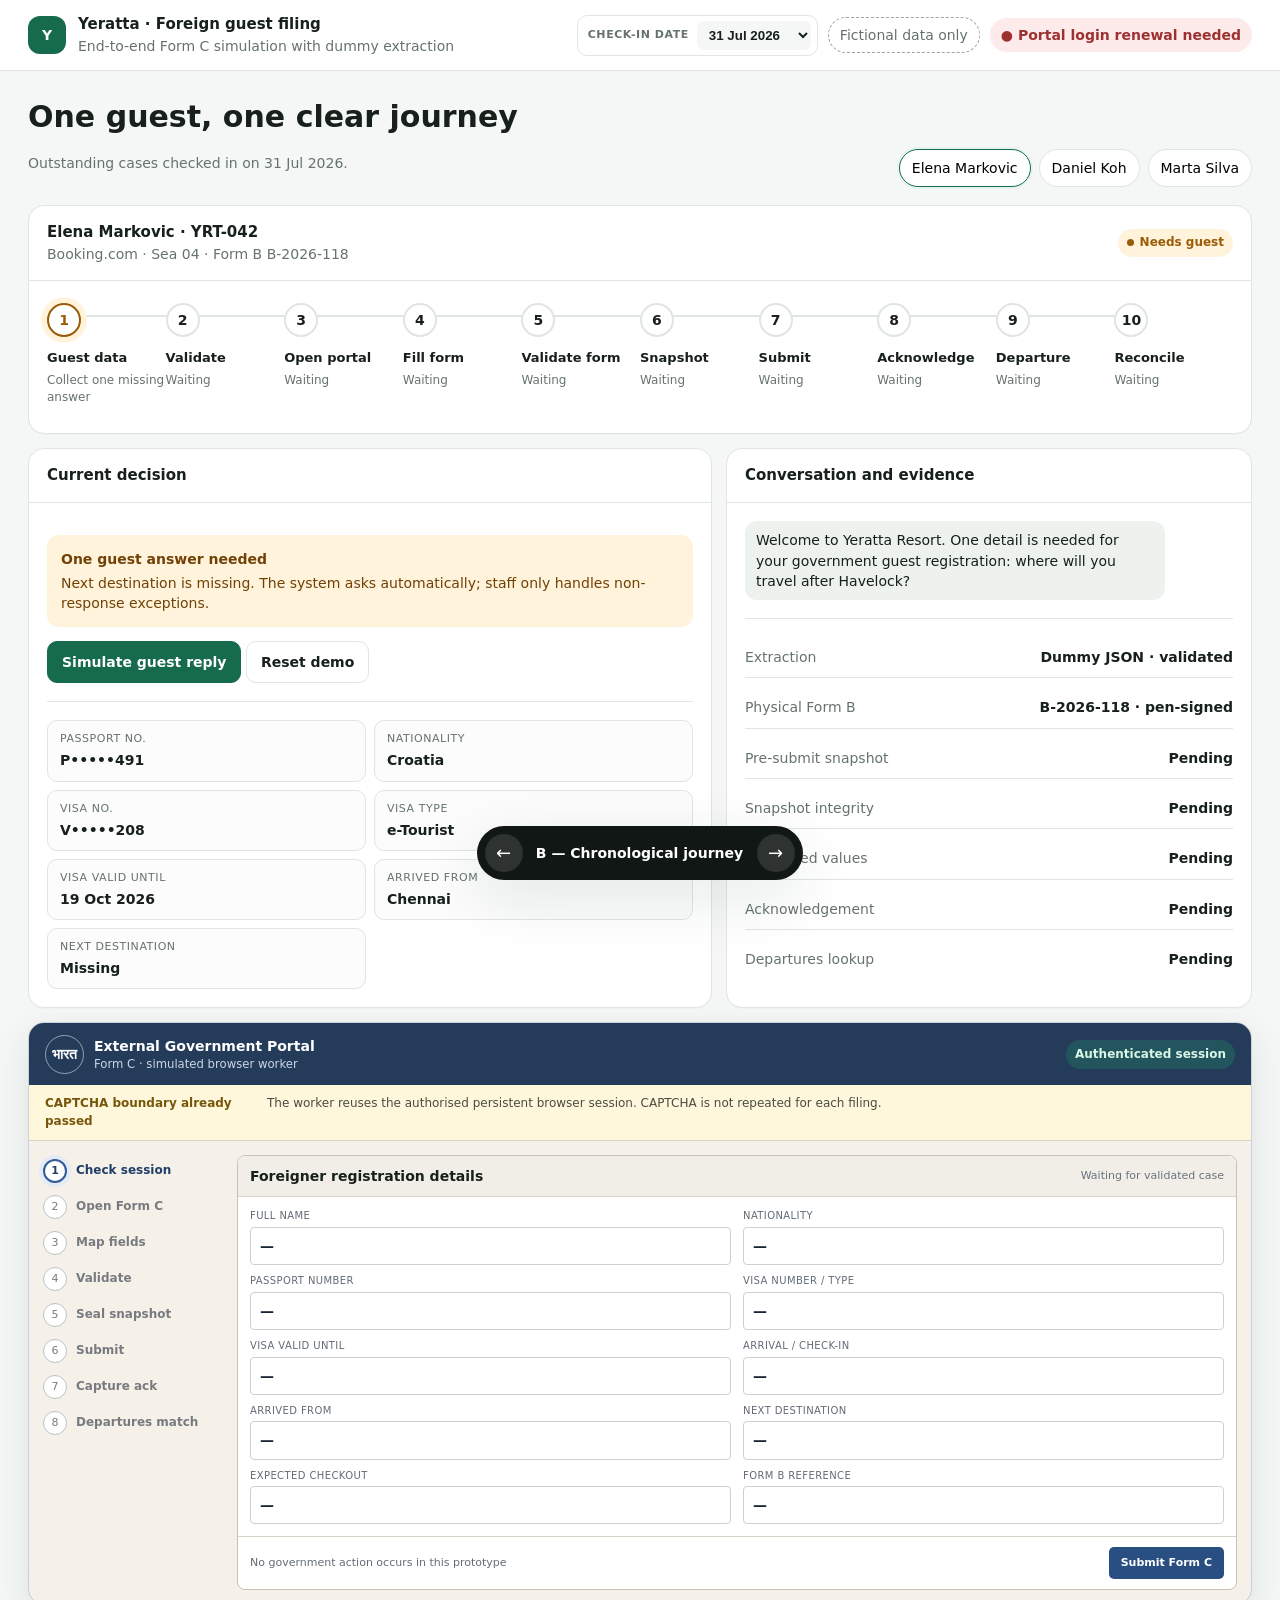
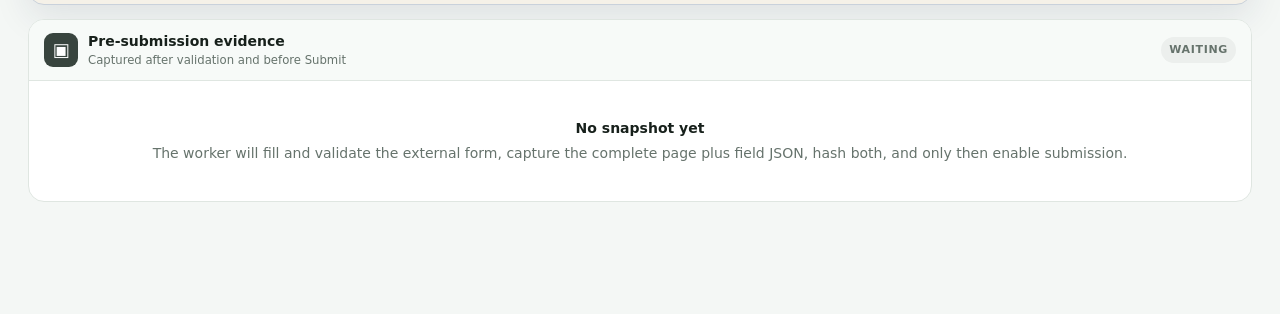
<file: prototypes/minimal-filing-experience/index.html>
<!doctype html>
<html lang="en">
<head>
  <meta charset="utf-8">
  <meta name="viewport" content="width=device-width, initial-scale=1">
  <title>Yeratta Form C — usability prototype</title>
  <link rel="stylesheet" href="styles.css">
</head>
<body>
  <div id="app"></div>
  <script src="app.js"></script>
</body>
</html>
</file>
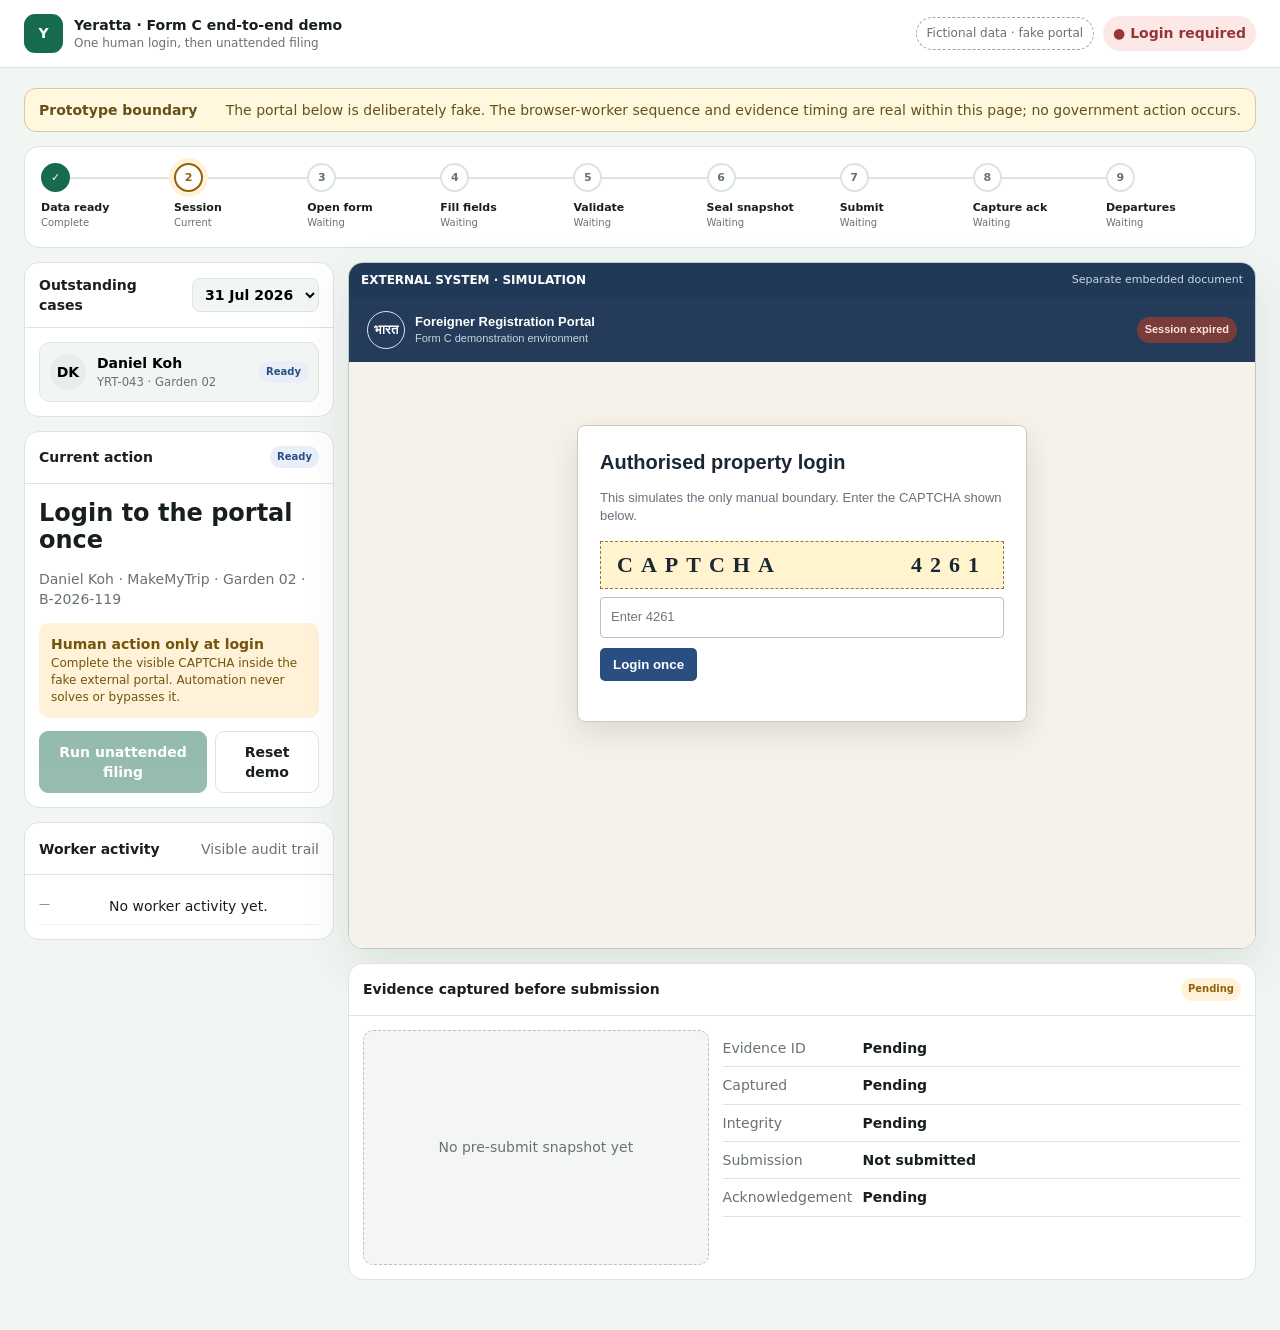
<file: prototypes/end-to-end-form-c-demo/demo.html>
<!doctype html>
<html lang="en">
<head>
  <meta charset="utf-8">
  <meta name="viewport" content="width=device-width, initial-scale=1">
  <title>Yeratta Form C — minimal end-to-end demo</title>
  <style>
    :root {
      color-scheme: light;
      --ink: #18201c;
      --muted: #68736d;
      --line: #dce4df;
      --paper: #fff;
      --wash: #f2f6f3;
      --green: #176b4d;
      --green-soft: #e5f3eb;
      --blue: #294f82;
      --blue-soft: #e8eff8;
      --amber: #93600c;
      --amber-soft: #fff2d8;
      --red: #963735;
      --red-soft: #fce9e7;
      --shadow: 0 18px 50px rgba(27,53,40,.10);
    }
    * { box-sizing: border-box; }
    body { margin: 0; background: var(--wash); color: var(--ink); font: 14px/1.45 Inter, ui-sans-serif, system-ui, -apple-system, BlinkMacSystemFont, "Segoe UI", sans-serif; }
    button, select { font: inherit; }
    button { cursor: pointer; }
    .topbar { min-height: 68px; display: flex; justify-content: space-between; align-items: center; gap: 16px; padding: 13px 24px; border-bottom: 1px solid var(--line); background: rgba(255,255,255,.96); position: sticky; top: 0; z-index: 5; }
    .brand { display: flex; align-items: center; gap: 11px; }
    .mark { width: 39px; height: 39px; display: grid; place-items: center; border-radius: 11px; color: white; background: var(--green); font-weight: 900; }
    .brand b, .brand span { display: block; }
    .brand span { color: var(--muted); font-size: 12px; }
    .top-actions { display: flex; align-items: center; gap: 9px; }
    .fiction { padding: 7px 10px; border: 1px dashed #9aa69f; border-radius: 999px; color: var(--muted); font-size: 12px; }
    .session { padding: 7px 10px; border-radius: 999px; color: var(--red); background: var(--red-soft); font-weight: 800; }
    .session.ok { color: var(--green); background: var(--green-soft); }
    .page { max-width: 1500px; margin: 0 auto; padding: 20px 24px 50px; }
    .demo-note { display: flex; justify-content: space-between; gap: 18px; align-items: center; margin-bottom: 14px; padding: 11px 14px; border: 1px solid #d6c89f; border-radius: 12px; color: #665019; background: #fff8df; }
    .demo-note b { white-space: nowrap; }
    .timeline { display: grid; grid-template-columns: repeat(9,minmax(116px,1fr)); overflow-x: auto; margin-bottom: 14px; padding: 16px; border: 1px solid var(--line); border-radius: 15px; background: white; }
    .step { position: relative; min-width: 116px; padding-right: 10px; }
    .step::before { content: ""; position: absolute; top: 14px; left: 28px; right: 0; height: 2px; background: var(--line); }
    .step:last-child::before { display: none; }
    .step i { position: relative; z-index: 1; width: 29px; height: 29px; display: grid; place-items: center; border: 2px solid var(--line); border-radius: 50%; color: var(--muted); background: white; font-style: normal; font-size: 11px; font-weight: 850; }
    .step b { display: block; margin-top: 8px; font-size: 11px; }
    .step small { display: block; color: var(--muted); font-size: 10px; }
    .step.done i { border-color: var(--green); color: white; background: var(--green); }
    .step.active i { border-color: var(--amber); color: var(--amber); box-shadow: 0 0 0 5px var(--amber-soft); }
    .main-grid { display: grid; grid-template-columns: 310px minmax(620px,1fr); gap: 14px; align-items: start; }
    .stack { display: grid; gap: 14px; }
    .panel { overflow: hidden; border: 1px solid var(--line); border-radius: 15px; background: var(--paper); }
    .panel-head { min-height: 52px; display: flex; justify-content: space-between; align-items: center; gap: 12px; padding: 12px 14px; border-bottom: 1px solid var(--line); }
    .panel-head h2, .panel-head h3 { margin: 0; font-size: 14px; }
    .panel-body { padding: 14px; }
    .date-select { border: 1px solid var(--line); border-radius: 8px; padding: 7px 8px; background: var(--wash); font-weight: 750; }
    .case-list { display: grid; gap: 7px; }
    .case { width: 100%; display: grid; grid-template-columns: 38px 1fr auto; align-items: center; gap: 9px; padding: 10px; border: 1px solid transparent; border-radius: 11px; text-align: left; background: white; }
    .case:hover, .case.active { border-color: var(--line); background: var(--wash); }
    .avatar { width: 36px; height: 36px; display: grid; place-items: center; border-radius: 50%; background: #e9edea; font-weight: 850; }
    .case b, .case small { display: block; }
    .case small { color: var(--muted); }
    .badge { padding: 4px 7px; border-radius: 999px; color: var(--blue); background: var(--blue-soft); font-size: 10px; font-weight: 850; }
    .badge.green { color: var(--green); background: var(--green-soft); }
    .badge.amber { color: var(--amber); background: var(--amber-soft); }
    .action-title { margin: 2px 0 4px; font-size: 24px; line-height: 1.15; }
    .muted { color: var(--muted); }
    .primary, .secondary { border-radius: 9px; padding: 10px 13px; font-weight: 800; }
    .primary { border: 1px solid var(--green); color: white; background: var(--green); }
    .primary:disabled { cursor: not-allowed; opacity: .45; }
    .secondary { border: 1px solid var(--line); color: var(--ink); background: white; }
    .button-row { display: flex; gap: 8px; margin-top: 13px; }
    .boundary { margin-top: 12px; padding: 11px 12px; border-radius: 10px; color: #72540b; background: var(--amber-soft); }
    .boundary b, .boundary span { display: block; }
    .boundary span { font-size: 12px; }
    .boundary.ok { color: #15533e; background: var(--green-soft); }
    .log { max-height: 230px; overflow: auto; display: grid; gap: 6px; margin: 0; padding: 0; list-style: none; }
    .log li { display: grid; grid-template-columns: 62px 1fr; gap: 8px; padding: 7px 0; border-bottom: 1px solid #edf0ee; }
    .log time { color: var(--muted); font-variant-numeric: tabular-nums; font-size: 11px; }
    .empty { padding: 25px 12px; color: var(--muted); text-align: center; }
    .portal-shell { border: 1px solid #bcc8d4; border-radius: 15px; background: #e9eef3; box-shadow: var(--shadow); }
    .portal-label { display: flex; justify-content: space-between; align-items: center; padding: 9px 12px; color: white; background: #203957; border-radius: 14px 14px 0 0; }
    .portal-label b { font-size: 12px; }
    .portal-label span { color: #cbd7e5; font-size: 11px; }
    iframe { width: 100%; height: 650px; display: block; border: 0; border-radius: 0 0 14px 14px; background: white; }
    .evidence-grid { display: grid; grid-template-columns: minmax(280px,.8fr) 1.2fr; gap: 14px; }
    .snapshot { min-height: 235px; display: grid; place-items: center; overflow: hidden; border: 1px dashed #b8c3bd; border-radius: 10px; color: var(--muted); background: #f4f6f5; }
    .snapshot img { width: 100%; height: auto; display: block; }
    .evidence { display: grid; align-content: start; }
    .evidence > div { display: grid; grid-template-columns: 130px 1fr; gap: 10px; padding: 8px 0; border-bottom: 1px solid var(--line); }
    .evidence span { color: var(--muted); }
    .evidence b { overflow-wrap: anywhere; }
    .download { display: inline-block; margin-top: 10px; color: var(--blue); font-weight: 800; }
    @media (max-width: 1050px) {
      .main-grid { grid-template-columns: 1fr; }
      .stack:first-child { grid-template-columns: 1fr 1fr; }
    }
  </style>
</head>
<body>
  <header class="topbar">
    <div class="brand"><div class="mark">Y</div><div><b>Yeratta · Form C end-to-end demo</b><span>One human login, then unattended filing</span></div></div>
    <div class="top-actions"><span class="fiction">Fictional data · fake portal</span><span id="sessionBadge" class="session">● Login required</span></div>
  </header>
  <main class="page">
    <div class="demo-note"><b>Prototype boundary</b><span>The portal below is deliberately fake. The browser-worker sequence and evidence timing are real within this page; no government action occurs.</span></div>
    <section id="timeline" class="timeline"></section>
    <section class="main-grid">
      <div class="stack">
        <article class="panel">
          <div class="panel-head"><h2>Outstanding cases</h2><select id="dateSelect" class="date-select" aria-label="Check-in date"></select></div>
          <div id="caseList" class="panel-body case-list"></div>
        </article>
        <article class="panel">
          <div class="panel-head"><h2>Current action</h2><span id="caseBadge" class="badge">Ready</span></div>
          <div class="panel-body">
            <h1 id="actionTitle" class="action-title">Login to the portal once</h1>
            <p id="caseSummary" class="muted"></p>
            <div id="boundary" class="boundary"><b>Human action only at login</b><span>Complete the visible CAPTCHA inside the fake external portal. Automation never solves or bypasses it.</span></div>
            <div class="button-row"><button id="runButton" class="primary" disabled>Run unattended filing</button><button id="departureButton" class="secondary" hidden>Reconcile departure</button><button id="resetButton" class="secondary">Reset demo</button></div>
          </div>
        </article>
        <article class="panel">
          <div class="panel-head"><h2>Worker activity</h2><span class="muted">Visible audit trail</span></div>
          <div class="panel-body"><ol id="activityLog" class="log"></ol></div>
        </article>
      </div>
      <div class="stack">
        <section class="portal-shell">
          <div class="portal-label"><b>EXTERNAL SYSTEM · SIMULATION</b><span>Separate embedded document</span></div>
          <iframe id="governmentPortal" title="Fake government Form C portal"></iframe>
        </section>
        <article class="panel">
          <div class="panel-head"><h2>Evidence captured before submission</h2><span id="evidenceState" class="badge amber">Pending</span></div>
          <div class="panel-body evidence-grid">
            <div id="snapshot" class="snapshot">No pre-submit snapshot yet</div>
            <div id="evidence" class="evidence">
              <div><span>Evidence ID</span><b>Pending</b></div>
              <div><span>Captured</span><b>Pending</b></div>
              <div><span>Integrity</span><b>Pending</b></div>
              <div><span>Submission</span><b>Not submitted</b></div>
              <div><span>Acknowledgement</span><b>Pending</b></div>
            </div>
          </div>
        </article>
      </div>
    </section>
  </main>
  <script>
    const portalHtml = `<!doctype html>
<html lang="en"><head><meta charset="utf-8"><style>
  *{box-sizing:border-box}body{margin:0;color:#1b2735;background:#f6f2e9;font:13px/1.4 Arial,sans-serif}.gov-head{display:flex;justify-content:space-between;align-items:center;padding:13px 18px;color:white;background:#243b5a}.gov-head b,.gov-head span{display:block}.gov-head span{color:#c9d5e3;font-size:11px}.seal{width:38px;height:38px;display:grid;place-items:center;border:1px solid #dbe4ed;border-radius:50%;font-weight:bold}.gov-brand{display:flex;align-items:center;gap:10px}.session{padding:5px 8px;border-radius:999px;color:#ffe0dd;background:#783c3b;font-size:11px;font-weight:bold}.session.ok{color:#d7f5e5;background:#246448}.body{padding:18px}.login{max-width:450px;margin:45px auto;padding:22px;border:1px solid #cec7b8;border-radius:8px;background:white;box-shadow:0 12px 30px rgba(30,40,50,.12)}h1{margin:0 0 5px;font-size:20px}p{color:#68727c}.captcha{display:flex;align-items:center;justify-content:space-between;margin:16px 0 8px;padding:12px 16px;border:1px dashed #947640;background:#fff4ce;font:700 22px/1 Georgia,serif;letter-spacing:8px}.login input{width:100%;padding:10px;border:1px solid #b9c0c7;border-radius:4px;font:inherit}.login button,.submit{margin-top:10px;padding:9px 13px;border:0;border-radius:5px;color:white;background:#294f82;font-weight:bold}.error{min-height:18px;color:#9b302e}.form{display:none;max-width:900px;margin:0 auto;border:1px solid #c8c1b3;background:white}.form.visible{display:block}.form-title{display:flex;justify-content:space-between;padding:11px 13px;border-bottom:1px solid #d9d3c8;background:#efebe2}.grid{display:grid;grid-template-columns:1fr 1fr;gap:12px;padding:14px}label span{display:block;margin-bottom:3px;color:#65707a;font-size:10px;text-transform:uppercase}input{width:100%;min-height:36px;padding:8px;border:1px solid #bdc5cc;border-radius:4px;background:#fff}.footer{display:flex;justify-content:space-between;align-items:center;padding:11px 14px;border-top:1px solid #d9d3c8;background:#faf9f6}.submit{margin:0}.submit:disabled{opacity:.45}.notice{color:#65707a;font-size:11px}.ack{display:none;margin:14px;padding:14px;border:1px solid #a7c9b6;border-radius:6px;color:#14513c;background:#e8f4ed}.ack.visible{display:block}.departures{display:none;max-width:900px;margin:0 auto;padding:20px;border:1px solid #c8c1b3;background:white}.departures.visible{display:block}.departures table{width:100%;border-collapse:collapse}.departures th,.departures td{padding:10px;border-bottom:1px solid #dde2df;text-align:left}.departures th{color:#65707a;font-size:10px;text-transform:uppercase}
</style></head><body>
  <header class="gov-head"><div class="gov-brand"><div class="seal">भारत</div><div><b>Foreigner Registration Portal</b><span>Form C demonstration environment</span></div></div><div id="portalSession" class="session">Session expired</div></header>
  <main class="body">
    <section id="login" class="login"><h1>Authorised property login</h1><p>This simulates the only manual boundary. Enter the CAPTCHA shown below.</p><div class="captcha"><span>CAPTCHA</span><b>4261</b></div><input id="captchaInput" autocomplete="off" placeholder="Enter 4261"><button id="loginButton">Login once</button><div id="loginError" class="error"></div></section>
    <section id="form" class="form"><div class="form-title"><b>Form C · Foreigner registration</b><span id="formState">Waiting for worker</span></div><div id="formGrid" class="grid"></div><div id="ack" class="ack"></div><div class="footer"><span class="notice" id="notice">No values entered</span><button id="submit" class="submit" disabled>Submit Form C</button></div></section>
    <section id="departures" class="departures"><h1>Departures</h1><p>Acknowledgement lookup and departure reconciliation.</p><table><thead><tr><th>Acknowledgement</th><th>Guest</th><th>Status</th></tr></thead><tbody id="departureRows"></tbody></table></section>
  </main>
<script>
  const labels={guest:'Full name',nationality:'Nationality',passport:'Passport number',visa:'Visa number',visaType:'Visa type',visaUntil:'Visa valid until',arrival:'Arrival / check-in',arrivedFrom:'Arrived from',destination:'Next destination',checkout:'Expected checkout',formB:'Physical Form B reference'};
  let loggedIn=false,current=null,snapshotHash=null,lastAck=null;
  const send=(type,payload={})=>parent.postMessage({source:'fake-government-portal',type,...payload},'*');
  function showForm(){document.querySelector('#login').style.display='none';document.querySelector('#departures').classList.remove('visible');document.querySelector('#form').classList.add('visible');document.querySelector('#portalSession').textContent='Authenticated session';document.querySelector('#portalSession').classList.add('ok')}
  document.querySelector('#loginButton').onclick=()=>{if(document.querySelector('#captchaInput').value.trim()!=='4261'){document.querySelector('#loginError').textContent='Incorrect CAPTCHA';return}loggedIn=true;showForm();send('logged_in')};
  function renderFields(values={}){const grid=document.querySelector('#formGrid');grid.innerHTML='';Object.entries(labels).forEach(([key,label])=>{const field=document.createElement('label');const title=document.createElement('span');title.textContent=label;const input=document.createElement('input');input.dataset.key=key;input.value=values[key]||'';field.append(title,input);grid.append(field)})}
  function values(){return Object.fromEntries([...document.querySelectorAll('#formGrid input')].map(input=>[input.dataset.key,input.value]))}
  function validate(){const missing=Object.entries(values()).filter(([,value])=>!value.trim()).map(([key])=>labels[key]);document.querySelector('#formState').textContent=missing.length?'Validation failed':'Validated';document.querySelector('#notice').textContent=missing.length?'Missing: '+missing.join(', '):'All required fields validated';document.querySelector('#submit').disabled=true;return missing}
  async function pngSnapshot(data){const width=900,height=620,canvas=document.createElement('canvas');canvas.width=width;canvas.height=height;const ctx=canvas.getContext('2d');ctx.fillStyle='#f6f2e9';ctx.fillRect(0,0,width,height);ctx.fillStyle='#243b5a';ctx.fillRect(0,0,width,66);ctx.fillStyle='white';ctx.font='bold 20px Arial';ctx.fillText('Foreigner Registration Portal · Form C',24,30);ctx.font='12px Arial';ctx.fillText('PRE-SUBMISSION SNAPSHOT · NOT YET SUBMITTED',24,51);ctx.fillStyle='white';ctx.fillRect(22,86,width-44,height-110);ctx.strokeStyle='#c8c1b3';ctx.strokeRect(22,86,width-44,height-110);ctx.fillStyle='#1b2735';ctx.font='bold 16px Arial';ctx.fillText('Foreigner registration details',42,118);const entries=Object.entries(labels);entries.forEach(([key,label],i)=>{const col=i%2,row=Math.floor(i/2),x=42+col*410,y=150+row*70;ctx.fillStyle='#66717c';ctx.font='10px Arial';ctx.fillText(label.toUpperCase(),x,y);ctx.strokeStyle='#c0c7ce';ctx.strokeRect(x,y+8,370,36);ctx.fillStyle='#1b2735';ctx.font='bold 13px Arial';ctx.fillText(String(data[key]||''),x+9,y+31)});return canvas.toDataURL('image/png')}
  async function hashEvidence(json,png){const bytes=new TextEncoder().encode(json+'\\n'+png);const digest=await crypto.subtle.digest('SHA-256',bytes);return [...new Uint8Array(digest)].map(value=>value.toString(16).padStart(2,'0')).join('')}
  window.addEventListener('message',async event=>{const message=event.data||{};if(message.source!=='filing-worker')return;if(message.type==='session_check'){send('session_state',{loggedIn});return}if(!loggedIn){send('session_required');return}if(message.type==='fill'){showForm();current=message.case;lastAck=null;snapshotHash=null;document.querySelector('#ack').classList.remove('visible');renderFields(current.fields);document.querySelector('#formState').textContent='Worker entering values';await new Promise(resolve=>setTimeout(resolve,450));send('form_filled');return}if(message.type==='validate'){const missing=validate();send('validated',{ok:missing.length===0,missing});return}if(message.type==='snapshot'){const data=values(),json=JSON.stringify({caseId:current.id,formB:current.fields.formB,fields:data},null,2),png=await pngSnapshot(data),hash=await hashEvidence(json,png);snapshotHash=hash;document.querySelector('#formState').textContent='Pre-submit evidence sealed';document.querySelector('#notice').textContent='Snapshot sealed · form remains unsubmitted';send('snapshot_captured',{json,png,hash,capturedAt:new Date().toLocaleString('en-IN'),evidenceId:'PRE-'+current.id+'-'+current.fields.formB.slice(-3)});return}if(message.type==='submit'){if(!snapshotHash){send('worker_error',{message:'Submission blocked: no sealed snapshot'});return}document.querySelector('#formState').textContent='Submitting';await new Promise(resolve=>setTimeout(resolve,650));lastAck='ANI-'+current.id.slice(-3)+'-'+String(Math.floor(1000+Math.random()*8999));const ack=document.querySelector('#ack');ack.textContent='Submission accepted · acknowledgement '+lastAck;ack.classList.add('visible');document.querySelector('#formState').textContent='Submitted';document.querySelector('#notice').textContent='Acknowledgement captured';send('submitted',{ack:lastAck});return}if(message.type==='reconcile'){document.querySelector('#form').classList.remove('visible');document.querySelector('#departures').classList.add('visible');document.querySelector('#departureRows').innerHTML='<tr><td>'+message.ack+'</td><td>'+message.guest+'</td><td>Departure matched</td></tr>';send('reconciled',{ack:message.ack});return}if(message.type==='reset_form'){current=null;snapshotHash=null;lastAck=null;showForm();renderFields();document.querySelector('#formState').textContent='Waiting for worker';document.querySelector('#notice').textContent='No values entered';document.querySelector('#ack').classList.remove('visible')}});
  renderFields();send('ready',{loggedIn});
<\/script></body></html>`;

    const cases = [
      { id:'YRT-043', guest:'Daniel Koh', initials:'DK', date:'2026-07-31', room:'Garden 02', source:'MakeMyTrip', status:'ready', progress:1, evidence:null, ack:null, fields:{guest:'Daniel Koh',nationality:'Singapore',passport:'E•••••884',visa:'E•••••772',visaType:'e-Tourist',visaUntil:'06 Sep 2026',arrival:'31 Jul 2026, 15:25',arrivedFrom:'Port Blair',destination:'Port Blair',checkout:'02 Aug 2026',formB:'B-2026-119'} },
      { id:'YRT-040', guest:'Aiko Tanaka', initials:'AT', date:'2026-07-30', room:'Lagoon 06', source:'Booking.com', status:'ready', progress:1, evidence:null, ack:null, fields:{guest:'Aiko Tanaka',nationality:'Japan',passport:'TR••••144',visa:'JP••••533',visaType:'e-Tourist',visaUntil:'21 Nov 2026',arrival:'30 Jul 2026, 19:05',arrivedFrom:'Delhi',destination:'Chennai',checkout:'04 Aug 2026',formB:'B-2026-116'} }
    ];
    const initialCases = JSON.parse(JSON.stringify(cases));
    const steps = ['Data ready','Session','Open form','Fill fields','Validate','Seal snapshot','Submit','Capture ack','Departures'];
    let sessionReady = false;
    let selectedDate = '2026-07-31';
    let selectedId = 'YRT-043';
    let running = false;
    const waiters = new Map();
    const portal = document.querySelector('#governmentPortal');
    portal.srcdoc = portalHtml;

    const activeCase = () => cases.find(item => item.id === selectedId) || cases.find(item => item.date === selectedDate && item.status !== 'closed');
    const visibleCases = () => cases.filter(item => item.date === selectedDate && item.status !== 'closed');
    const sendPortal = (type,payload={}) => portal.contentWindow.postMessage({source:'filing-worker',type,...payload},'*');
    const waitFor = type => new Promise((resolve,reject) => { const timer=setTimeout(()=>{waiters.delete(type);reject(new Error('Portal did not respond to '+type))},5000); waiters.set(type,payload=>{clearTimeout(timer);resolve(payload)}) });
    const requestPortal = (type,expected,payload={}) => { const response=waitFor(expected); sendPortal(type,payload); return response; };
    const pause = milliseconds => new Promise(resolve => setTimeout(resolve,milliseconds));
    const now = () => new Date().toLocaleTimeString('en-IN',{hour:'2-digit',minute:'2-digit',second:'2-digit'});
    function addLog(message){const item=activeCase();if(!item)return;item.logs=item.logs||[];item.logs.unshift({time:now(),message});renderLog()}
    function statusLabel(item){return {ready:'Ready',running:'Filing',filed:'Filed',closed:'Reconciled'}[item.status]||item.status}
    function actionTitle(item){if(!sessionReady)return 'Login to the portal once';if(item.status==='ready')return 'Ready for unattended filing';if(item.status==='running')return 'Worker is filing Form C';if(item.status==='filed')return 'Filing verified · departure pending';return 'Case fully reconciled'}

    function renderDates(){const select=document.querySelector('#dateSelect');const dates=[...new Set(cases.map(item=>item.date))].sort();select.innerHTML=dates.map(date=>'<option value="'+date+'" '+(date===selectedDate?'selected':'')+'>'+new Date(date+'T12:00:00').toLocaleDateString('en-IN',{day:'2-digit',month:'short',year:'numeric'})+'</option>').join('')}
    function renderCases(){const list=document.querySelector('#caseList'),visible=visibleCases();list.innerHTML=visible.length?visible.map(item=>'<button class="case '+(item.id===selectedId?'active':'')+'" data-id="'+item.id+'"><span class="avatar">'+item.initials+'</span><span><b>'+item.guest+'</b><small>'+item.id+' · '+item.room+'</small></span><span class="badge '+(item.status==='filed'?'green':'')+'">'+statusLabel(item)+'</span></button>').join(''):'<div class="empty">No outstanding cases for this check-in date.</div>';list.querySelectorAll('[data-id]').forEach(button=>button.onclick=()=>{selectedId=button.dataset.id;render()})}
    function renderTimeline(){const item=activeCase(),progress=item?Math.max(item.progress,sessionReady?3:2):0;document.querySelector('#timeline').innerHTML=steps.map((label,index)=>{const number=index+1,state=number<progress?'done':number===progress?'active':'';return '<div class="step '+state+'"><i>'+(number<progress?'✓':number)+'</i><b>'+label+'</b><small>'+(number<progress?'Complete':number===progress?'Current':'Waiting')+'</small></div>'}).join('')}
    function renderLog(){const item=activeCase(),log=document.querySelector('#activityLog');log.innerHTML=item?.logs?.length?item.logs.map(entry=>'<li><time>'+entry.time+'</time><span>'+entry.message+'</span></li>').join(''):'<li><time>—</time><span>No worker activity yet.</span></li>'}
    function renderEvidence(){const item=activeCase(),box=document.querySelector('#evidence'),snapshot=document.querySelector('#snapshot'),state=document.querySelector('#evidenceState');if(!item?.evidence){snapshot.innerHTML='No pre-submit snapshot yet';state.textContent='Pending';state.className='badge amber';box.innerHTML='<div><span>Evidence ID</span><b>Pending</b></div><div><span>Captured</span><b>Pending</b></div><div><span>Integrity</span><b>Pending</b></div><div><span>Submission</span><b>Not submitted</b></div><div><span>Acknowledgement</span><b>Pending</b></div>';return}snapshot.innerHTML='<img src="'+item.evidence.png+'" alt="Pre-submission Form C snapshot">';state.textContent='Sealed before submit';state.className='badge green';const jsonUrl='data:application/json;charset=utf-8,'+encodeURIComponent(item.evidence.json);box.innerHTML='<div><span>Evidence ID</span><b>'+item.evidence.evidenceId+'</b></div><div><span>Captured</span><b>'+item.evidence.capturedAt+'</b></div><div><span>Integrity</span><b>SHA-256 '+item.evidence.hash+'</b></div><div><span>Submission</span><b>'+(item.ack?'Matched sealed evidence':'Not submitted yet')+'</b></div><div><span>Acknowledgement</span><b>'+(item.ack||'Pending')+'</b></div><a class="download" download="'+item.evidence.evidenceId+'.json" href="'+jsonUrl+'">Download canonical JSON</a>'}
    function render(){renderDates();renderCases();renderTimeline();renderLog();renderEvidence();const item=activeCase();document.querySelector('#sessionBadge').textContent=sessionReady?'● Authenticated session':'● Login required';document.querySelector('#sessionBadge').className='session '+(sessionReady?'ok':'');if(!item){document.querySelector('#actionTitle').textContent='No outstanding case';document.querySelector('#caseSummary').textContent='Select another check-in date.';document.querySelector('#runButton').disabled=true;return}document.querySelector('#actionTitle').textContent=actionTitle(item);document.querySelector('#caseSummary').textContent=item.guest+' · '+item.source+' · '+item.room+' · '+item.fields.formB;document.querySelector('#caseBadge').textContent=statusLabel(item);document.querySelector('#caseBadge').className='badge '+(item.status==='filed'?'green':item.status==='running'?'amber':'');const boundary=document.querySelector('#boundary');boundary.className='boundary '+(sessionReady?'ok':'');boundary.innerHTML=sessionReady?'<b>CAPTCHA boundary complete</b><span>The authorised portal session is reused. No further staff action is needed for this filing.</span>':'<b>Human action only at login</b><span>Complete the visible CAPTCHA inside the fake external portal. Automation never solves or bypasses it.</span>';document.querySelector('#runButton').disabled=!sessionReady||running||item.status!=='ready';document.querySelector('#runButton').textContent=running?'Worker running…':'Run unattended filing';document.querySelector('#departureButton').hidden=item.status!=='filed';}

    window.addEventListener('message',event=>{const message=event.data||{};if(message.source!=='fake-government-portal')return;if(message.type==='ready'||message.type==='session_state'){sessionReady=Boolean(message.loggedIn);render()}if(message.type==='logged_in'){sessionReady=true;addLog('Human login and CAPTCHA completed once; persistent session is ready.');render()}if(message.type==='session_required'){sessionReady=false;addLog('Worker paused: portal session requires human renewal.');render()}const waiter=waiters.get(message.type);if(waiter){waiters.delete(message.type);waiter(message)}});

    async function runFiling(){const item=activeCase();if(!item||!sessionReady||running)return;running=true;item.status='running';item.progress=3;addLog('Worker checked the persistent authenticated session.');render();try{addLog('Worker opened the external Form C page.');render();await requestPortal('fill','form_filled',{case:item});item.progress=4;addLog('All dummy JSON values were entered into the external form.');render();const validation=await requestPortal('validate','validated');if(!validation.ok)throw new Error('Required fields missing: '+validation.missing.join(', '));item.progress=5;addLog('Government-form validation passed.');render();const evidence=await requestPortal('snapshot','snapshot_captured');item.evidence=evidence;item.progress=6;addLog('Pre-submit PNG and canonical JSON were hashed and sealed. The form is still unsubmitted.');render();await pause(1200);item.progress=7;addLog('Worker submitted the exact sealed form values.');render();const submitted=await requestPortal('submit','submitted');item.ack=submitted.ack;item.status='filed';item.progress=9;addLog('Acknowledgement '+item.ack+' captured and linked to '+item.evidence.evidenceId+'.');render()}catch(error){item.status='ready';addLog('Worker stopped safely: '+error.message)}finally{running=false;render()}}
    async function reconcile(){const item=activeCase();if(!item?.ack||running)return;running=true;addLog('Worker opened Departures and searched acknowledgement '+item.ack+'.');try{await requestPortal('reconcile','reconciled',{ack:item.ack,guest:item.guest});item.progress=10;addLog('Departure matched. Case removed from the outstanding queue.');item.status='closed';await pause(650)}finally{running=false;const next=visibleCases()[0];selectedId=next?.id||'';render()}}
    function reset(){cases.splice(0,cases.length,...JSON.parse(JSON.stringify(initialCases)));selectedDate='2026-07-31';selectedId='YRT-043';running=false;sendPortal('reset_form');render()}
    document.querySelector('#dateSelect').onchange=event=>{selectedDate=event.target.value;selectedId=visibleCases()[0]?.id||'';render()};
    document.querySelector('#runButton').onclick=runFiling;
    document.querySelector('#departureButton').onclick=reconcile;
    document.querySelector('#resetButton').onclick=reset;
    render();
  </script>
</body>
</html>
</file>
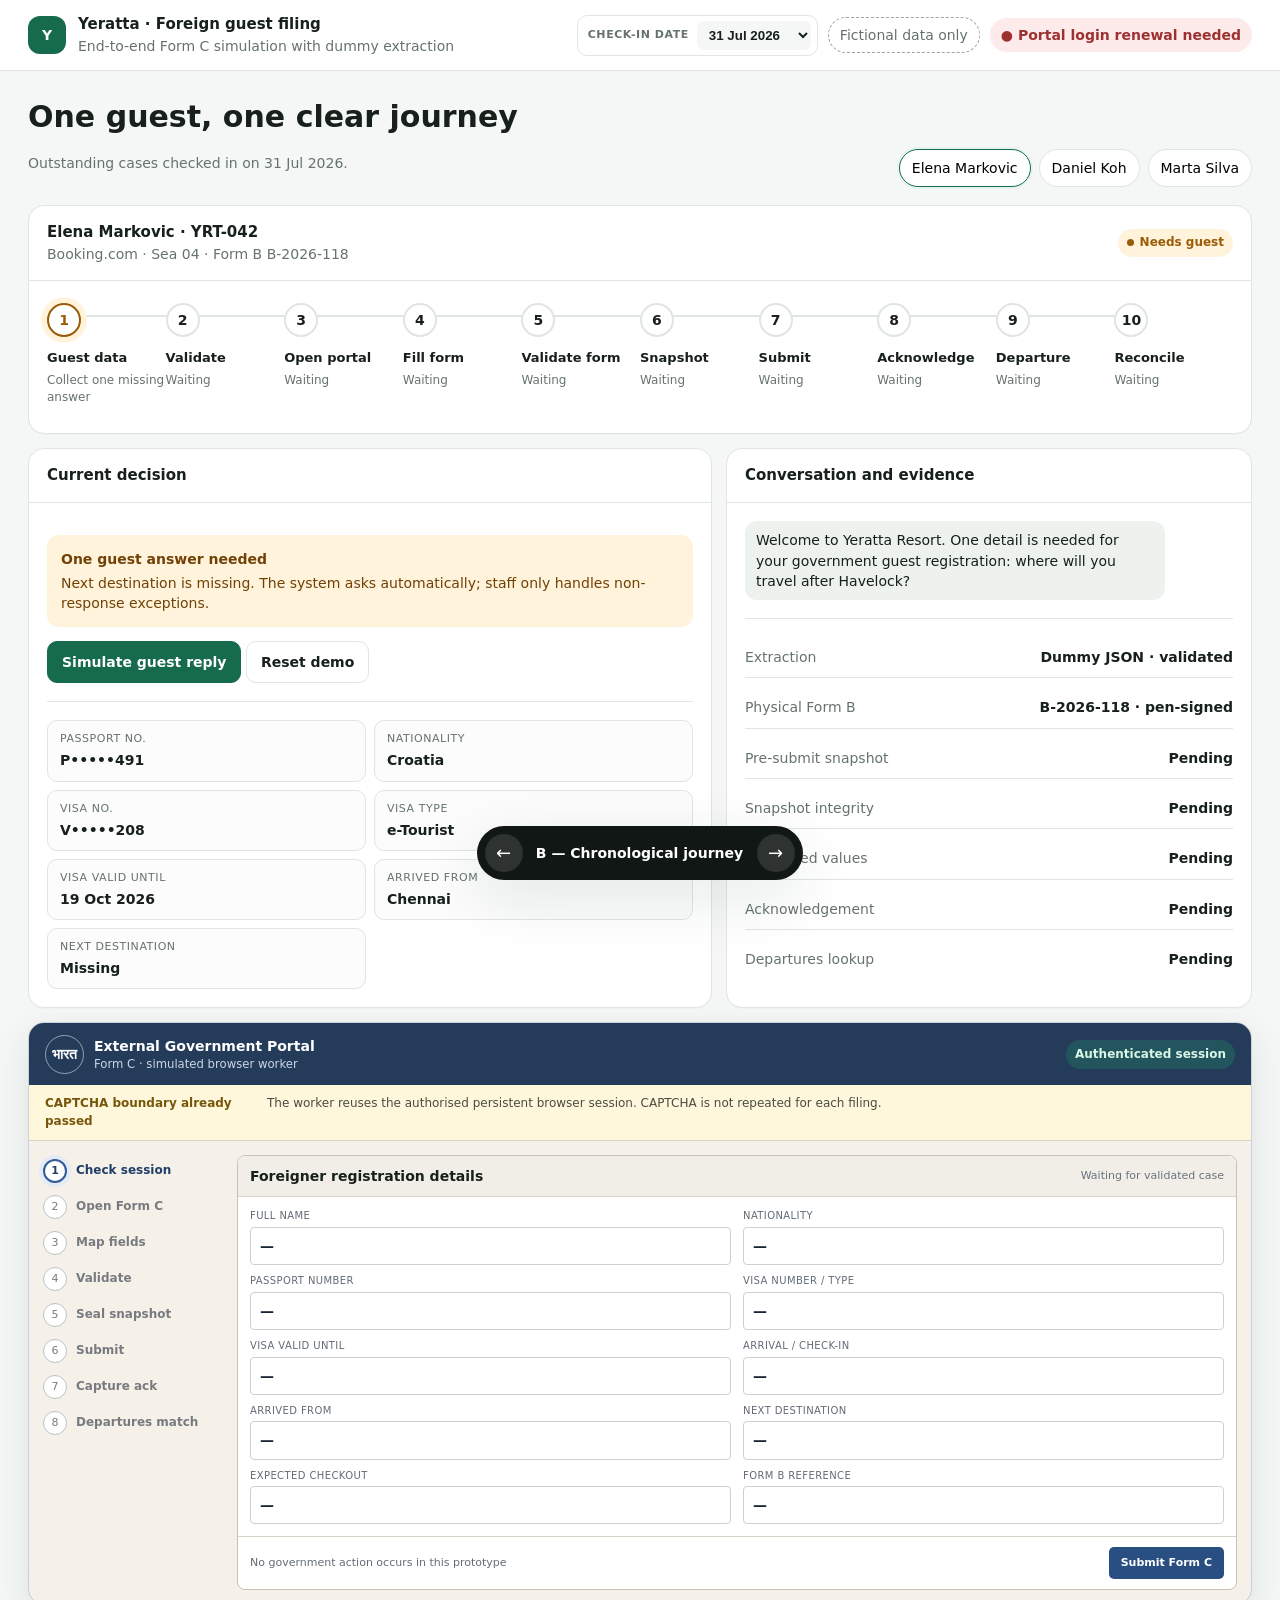
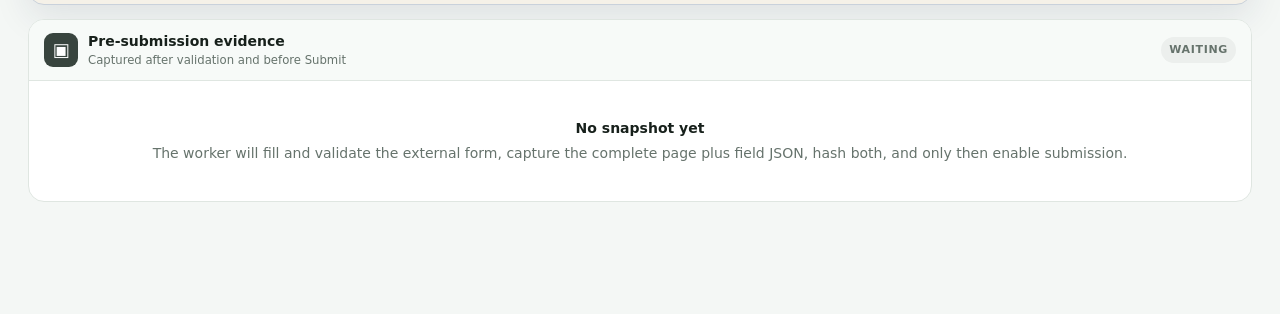
<file: prototypes/minimal-filing-experience/preview.html>
<!doctype html>
<html lang="en">
<head>
  <meta charset="utf-8">
  <meta name="viewport" content="width=device-width, initial-scale=1">
  <title>Yeratta Form C — end-to-end usability prototype</title>
  <style>
:root {
  color-scheme: light;
  --ink: #17201b;
  --muted: #66736c;
  --line: #dfe6e1;
  --paper: #ffffff;
  --wash: #f4f7f5;
  --green: #176b4d;
  --green-soft: #e7f4ed;
  --amber: #9b5b08;
  --amber-soft: #fff3db;
  --red: #9d3131;
  --red-soft: #fdeaea;
  --blue: #285b91;
  --blue-soft: #eaf2fb;
  --shadow: 0 18px 60px rgba(22, 48, 35, .10);
}

* { box-sizing: border-box; }
body { margin: 0; background: var(--wash); color: var(--ink); font: 14px/1.45 Inter, ui-sans-serif, system-ui, -apple-system, BlinkMacSystemFont, "Segoe UI", sans-serif; }
button { font: inherit; }
.shell { min-height: 100vh; padding-bottom: 88px; }
.topbar { display: flex; align-items: center; justify-content: space-between; min-height: 68px; padding: 14px 28px; border-bottom: 1px solid var(--line); background: rgba(255,255,255,.93); position: sticky; top: 0; z-index: 5; backdrop-filter: blur(12px); }
.brand { display: flex; align-items: center; gap: 12px; }
.mark { width: 38px; height: 38px; display: grid; place-items: center; border-radius: 12px; background: var(--green); color: white; font-weight: 800; }
.brand strong { display: block; font-size: 15px; }
.brand span, .muted { color: var(--muted); }
.top-actions { display: flex; gap: 10px; align-items: center; }
.health { padding: 7px 11px; border-radius: 999px; color: var(--green); background: var(--green-soft); font-weight: 700; }
.health.warning { color: var(--red); background: var(--red-soft); }
.prototype-flag { padding: 7px 11px; border: 1px dashed #9aa79f; border-radius: 999px; color: var(--muted); }
.date-filter { display: grid; grid-template-columns: auto auto; align-items: center; gap: 8px; padding: 5px 6px 5px 10px; border: 1px solid var(--line); border-radius: 10px; background: white; }
.date-filter span { color: var(--muted); font-size: 11px; font-weight: 750; text-transform: uppercase; letter-spacing: .05em; }
.date-filter select { border: 0; background: var(--wash); color: var(--ink); border-radius: 7px; padding: 6px 8px; font-weight: 750; cursor: pointer; }
.page { max-width: 1500px; margin: 0 auto; padding: 24px 28px; }
.summary { display: grid; grid-template-columns: repeat(4, minmax(0,1fr)); gap: 12px; margin-bottom: 18px; }
.metric { background: var(--paper); border: 1px solid var(--line); border-radius: 14px; padding: 14px 16px; }
.metric b { display: block; font-size: 24px; margin-top: 2px; }
.metric span { color: var(--muted); font-size: 12px; text-transform: uppercase; letter-spacing: .06em; }
.panel { background: var(--paper); border: 1px solid var(--line); border-radius: 16px; box-shadow: 0 1px 0 rgba(0,0,0,.02); }
.panel-head { display: flex; justify-content: space-between; align-items: center; padding: 16px 18px; border-bottom: 1px solid var(--line); }
.panel-head h2, .panel-head h3 { margin: 0; font-size: 15px; }
.panel-body { padding: 18px; }
.badge { display: inline-flex; align-items: center; gap: 6px; padding: 5px 9px; border-radius: 999px; font-size: 12px; font-weight: 750; }
.badge.green { color: var(--green); background: var(--green-soft); }
.badge.amber { color: var(--amber); background: var(--amber-soft); }
.badge.red { color: var(--red); background: var(--red-soft); }
.badge.blue { color: var(--blue); background: var(--blue-soft); }
.dot { width: 7px; height: 7px; border-radius: 50%; background: currentColor; }
.primary, .secondary, .ghost { border-radius: 10px; padding: 10px 14px; cursor: pointer; font-weight: 750; }
.primary { border: 1px solid var(--green); background: var(--green); color: #fff; }
.secondary { border: 1px solid var(--line); background: #fff; color: var(--ink); }
.ghost { border: 0; background: transparent; color: var(--muted); }
.primary:hover { background: #10583e; }
.case-list { display: grid; gap: 8px; padding: 10px; }
.case-row { width: 100%; display: grid; grid-template-columns: 40px 1fr auto; gap: 10px; align-items: center; text-align: left; border: 1px solid transparent; background: transparent; padding: 11px; border-radius: 12px; cursor: pointer; }
.case-row:hover, .case-row.active { background: var(--wash); border-color: var(--line); }
.avatar { width: 38px; height: 38px; display: grid; place-items: center; border-radius: 50%; background: #eef0ea; font-weight: 800; }
.case-row strong { display: block; }
.case-row small { color: var(--muted); }
.kv { display: grid; grid-template-columns: 160px 1fr; gap: 10px 16px; margin: 0; }
.kv dt { color: var(--muted); }
.kv dd { margin: 0; font-weight: 650; }
.field-grid { display: grid; grid-template-columns: repeat(2,minmax(0,1fr)); gap: 8px; }
.field { padding: 10px 12px; border: 1px solid var(--line); border-radius: 10px; background: #fbfcfb; }
.field span { display: block; color: var(--muted); font-size: 11px; text-transform: uppercase; letter-spacing: .05em; }
.field b { display: block; margin-top: 3px; }
.callout { padding: 14px; border-radius: 12px; margin: 14px 0; }
.callout.amber { background: var(--amber-soft); color: #714105; }
.callout.red { background: var(--red-soft); color: #7c2626; }
.callout.green { background: var(--green-soft); color: #11543d; }
.callout b { display: block; margin-bottom: 3px; }
.chat { display: grid; gap: 9px; }
.bubble { max-width: 86%; padding: 9px 11px; border-radius: 12px; }
.bubble.system { background: #eef2ef; justify-self: start; }
.bubble.guest { background: var(--green); color: white; justify-self: end; }
.evidence { display: grid; gap: 9px; }
.evidence-row { display: flex; justify-content: space-between; gap: 20px; padding: 10px 0; border-bottom: 1px solid var(--line); }
.evidence-row:last-child { border-bottom: 0; }
.evidence-row span { color: var(--muted); }
.empty { display: grid; gap: 4px; padding: 20px; color: var(--muted); text-align: center; }
.empty b { color: var(--ink); }
.empty.large { min-height: 260px; place-content: center; }
hr { border: 0; border-top: 1px solid var(--line); margin: 18px 0; }
.variant-switcher { position: fixed; z-index: 20; left: 50%; bottom: 20px; transform: translateX(-50%); display: flex; align-items: center; gap: 12px; padding: 8px; border-radius: 999px; color: white; background: #111714; box-shadow: var(--shadow); }
.variant-switcher button { width: 38px; height: 38px; border: 0; border-radius: 50%; color: white; background: rgba(255,255,255,.12); cursor: pointer; font-size: 18px; }
.variant-label { min-width: 210px; text-align: center; font-weight: 750; }

/* Variant A — action-first workspace */
.workspace { display: grid; grid-template-columns: 280px minmax(500px,1fr) 340px; gap: 14px; align-items: start; }
.workspace .stack { display: grid; gap: 14px; }
.action-title { font-size: 28px; line-height: 1.15; margin: 0 0 8px; }
.action-copy { color: var(--muted); max-width: 700px; }
.button-row { display: flex; gap: 9px; margin-top: 16px; }

/* Simulated government portal — an explicit external-system boundary */
.gov-panel { overflow: hidden; border: 1px solid #c9d1db; border-radius: 16px; background: #f5f1e8; box-shadow: 0 12px 36px rgba(29,44,64,.10); }
.gov-head { min-height: 62px; padding: 11px 16px; display: flex; justify-content: space-between; align-items: center; color: white; background: #243b5a; }
.gov-head > div { display: flex; align-items: center; gap: 10px; }
.gov-head b, .gov-head small { display: block; }
.gov-head small { color: #cbd6e5; }
.gov-seal { width: 39px; height: 39px; display: grid; place-items: center; border: 1px solid rgba(255,255,255,.5); border-radius: 50%; font-weight: 800; }
.gov-session { padding: 6px 9px; border-radius: 999px; color: #d8f5e5; background: rgba(33,166,103,.24); font-size: 12px; font-weight: 800; }
.gov-session.locked { color: #ffe0dd; background: rgba(205,62,54,.32); }
.gov-boundary { display: grid; grid-template-columns: 210px 1fr; gap: 12px; padding: 10px 16px; border-bottom: 1px solid #d9d0bd; color: #4b4b41; background: #fff7dc; font-size: 12px; }
.gov-boundary b { color: #76570a; }
.gov-boundary.blocked { color: #712c29; background: #ffe9e6; }
.gov-boundary.blocked b { color: #8f2923; }
.gov-body { display: grid; grid-template-columns: 180px 1fr; gap: 14px; padding: 14px; }
.gov-log { list-style: none; display: grid; align-content: start; gap: 4px; margin: 0; padding: 0; }
.gov-log li { display: grid; grid-template-columns: 25px 1fr; align-items: center; gap: 8px; min-height: 32px; color: #777b80; font-size: 12px; }
.gov-log li span { width: 24px; height: 24px; display: grid; place-items: center; border: 1px solid #bbc1c7; border-radius: 50%; background: #fff; font-size: 11px; }
.gov-log li.done { color: var(--green); }
.gov-log li.done span { border-color: var(--green); color: white; background: var(--green); }
.gov-log li.active { color: #203e69; }
.gov-log li.active span { border: 2px solid #315c96; box-shadow: 0 0 0 4px #e3ebf7; font-weight: 800; }
.gov-form { overflow: hidden; border: 1px solid #c9c3b5; border-radius: 8px; background: white; }
.gov-form.disabled { opacity: .55; }
.gov-form-title { display: flex; justify-content: space-between; align-items: center; padding: 10px 12px; border-bottom: 1px solid #d8d3c8; background: #f1eee7; }
.gov-form-title span { color: #68727f; font-size: 11px; }
.gov-form-grid { display: grid; grid-template-columns: repeat(2,minmax(0,1fr)); gap: 9px 12px; padding: 12px; }
.gov-form-grid label span { display: block; margin-bottom: 3px; color: #626b75; font-size: 10px; text-transform: uppercase; letter-spacing: .04em; }
.gov-form-grid label div { min-height: 34px; padding: 8px 9px; border: 1px solid #cbd1d7; border-radius: 4px; color: #182433; background: #fff; font-weight: 650; }
.gov-submit-row { display: flex; justify-content: space-between; align-items: center; gap: 12px; padding: 10px 12px; border-top: 1px solid #d8d3c8; color: #636d77; font-size: 11px; }
.gov-submit-row button { border: 0; border-radius: 5px; padding: 8px 12px; color: white; background: #294f82; font-weight: 750; opacity: 1; }
.portal-wrap { margin-top: 14px; }

/* Evidence checkpoint between validation and submission */
.snapshot-panel { overflow: hidden; border: 1px solid var(--line); border-radius: 16px; background: white; }
.snapshot-panel.sealed { border-color: #a8cbb9; box-shadow: 0 10px 30px rgba(23,107,77,.08); }
.snapshot-head { min-height: 58px; display: flex; justify-content: space-between; align-items: center; padding: 11px 15px; border-bottom: 1px solid var(--line); background: #f7faf8; }
.snapshot-head > div { display: flex; align-items: center; gap: 10px; }
.snapshot-head b, .snapshot-head small { display: block; }
.snapshot-head small { color: var(--muted); }
.snapshot-head > span { padding: 5px 8px; border-radius: 999px; color: var(--muted); background: #ecefed; font-size: 11px; font-weight: 850; letter-spacing: .06em; }
.snapshot-panel.sealed .snapshot-head > span { color: var(--green); background: var(--green-soft); }
.camera-mark { width: 34px; height: 34px; display: grid; place-items: center; border-radius: 9px; color: white; background: #38443e; font-size: 18px; }
.snapshot-wait { min-height: 120px; display: grid; place-content: center; gap: 4px; padding: 24px; text-align: center; color: var(--muted); }
.snapshot-wait b { color: var(--ink); }
.snapshot-body { display: grid; grid-template-columns: minmax(280px,.8fr) 1.2fr; gap: 18px; padding: 16px; background: #f1f4f2; }
.snapshot-page { padding: 12px; border: 1px solid #cbd3ce; border-radius: 4px; background: white; box-shadow: 0 5px 14px rgba(18,37,27,.10); }
.snapshot-page-head { margin: -12px -12px 9px; padding: 8px 10px; color: white; background: #243b5a; font-size: 11px; font-weight: 850; }
.snapshot-page > div:not(.snapshot-page-head) { display: grid; grid-template-columns: 1fr 1fr; gap: 8px; padding: 5px 0; border-bottom: 1px solid #edf0ee; font-size: 11px; }
.snapshot-page span, .snapshot-meta span { color: var(--muted); }
.snapshot-meta { display: grid; align-content: start; gap: 1px; }
.snapshot-meta > div { display: grid; grid-template-columns: 120px 1fr; gap: 12px; padding: 8px 0; border-bottom: 1px solid #d8dfda; }
.snapshot-meta p { margin: 10px 0 0; color: var(--muted); font-size: 12px; }

/* Variant B — chronological journey */
.journey-head { display: flex; justify-content: space-between; align-items: end; margin-bottom: 18px; }
.journey-head h1 { margin: 0; font-size: 30px; }
.case-tabs { display: flex; gap: 8px; flex-wrap: wrap; }
.case-tab { border: 1px solid var(--line); background: white; border-radius: 999px; padding: 8px 12px; cursor: pointer; }
.case-tab.active { border-color: var(--green); box-shadow: 0 0 0 2px var(--green-soft); }
.journey { display: grid; grid-template-columns: repeat(10,minmax(0,1fr)); gap: 0; padding: 18px; overflow-x: auto; }
.step { position: relative; min-width: 150px; padding: 4px 16px 8px 0; }
.step::before { content: ""; position: absolute; top: 16px; left: 24px; right: 0; height: 2px; background: var(--line); }
.step:last-child::before { display: none; }
.step-mark { position: relative; z-index: 1; width: 34px; height: 34px; display: grid; place-items: center; border-radius: 50%; border: 2px solid var(--line); background: white; font-weight: 800; }
.step.done .step-mark { border-color: var(--green); background: var(--green); color: white; }
.step.current .step-mark { border-color: var(--amber); color: var(--amber); box-shadow: 0 0 0 6px var(--amber-soft); }
.step h3 { margin: 12px 0 4px; font-size: 13px; }
.step p { margin: 0; color: var(--muted); font-size: 12px; }
.journey-detail { display: grid; grid-template-columns: 1.3fr 1fr; gap: 14px; margin-top: 14px; }

/* Variant C — exception-first board */
.board-head h1 { margin: 0; font-size: 30px; }
.board-head p { margin: 5px 0 18px; color: var(--muted); }
.board { display: grid; grid-template-columns: repeat(3,minmax(0,1fr)); gap: 14px; align-items: start; }
.lane { min-height: 320px; padding: 12px; border-radius: 16px; border: 1px solid var(--line); background: rgba(255,255,255,.55); }
.lane-title { display: flex; justify-content: space-between; padding: 4px 4px 12px; font-weight: 800; }
.case-card { background: white; border: 1px solid var(--line); border-radius: 13px; padding: 14px; margin-bottom: 10px; cursor: pointer; box-shadow: 0 4px 16px rgba(31,55,43,.05); }
.case-card.active { outline: 2px solid var(--green); }
.case-card h3 { margin: 8px 0 3px; }
.case-card p { margin: 0; color: var(--muted); }
.case-card footer { display: flex; justify-content: space-between; margin-top: 14px; padding-top: 10px; border-top: 1px solid var(--line); font-size: 12px; }
.drawer { margin-top: 14px; display: grid; grid-template-columns: 1fr 1fr 1fr; gap: 14px; }

@media (max-width: 1100px) {
  .topbar { align-items: flex-start; gap: 12px; }
  .top-actions { justify-content: flex-end; flex-wrap: wrap; }
  .workspace { grid-template-columns: 240px 1fr; }
  .workspace > .stack:last-child { grid-column: 1 / -1; grid-template-columns: 1fr 1fr; }
  .board { grid-template-columns: 1fr; }
  .drawer, .journey-detail { grid-template-columns: 1fr; }
}

@media (max-width: 760px) {
  .topbar { position: static; display: grid; padding: 14px; }
  .top-actions { justify-content: flex-start; }
  .prototype-flag { display: none; }
  .page { padding: 16px 14px; }
  .summary { grid-template-columns: repeat(2,minmax(0,1fr)); }
  .workspace { grid-template-columns: 1fr; }
  .workspace > .stack:last-child { grid-column: auto; grid-template-columns: 1fr; }
  .gov-body { grid-template-columns: 1fr; }
  .gov-log { grid-template-columns: repeat(4,minmax(0,1fr)); }
  .gov-log li { grid-template-columns: 24px 1fr; }
  .gov-boundary, .gov-form-grid { grid-template-columns: 1fr; }
  .snapshot-body { grid-template-columns: 1fr; }
  .journey-head { align-items: start; display: grid; gap: 12px; }
}

  </style>
</head>
<body>
  <div id="app"></div>
  <script>
if (typeof structuredClone === "undefined") {
  window.structuredClone = value => JSON.parse(JSON.stringify(value));
}
// Three variants of the full Form III filing experience, switchable via ?variant=.

const variantNames = {
  A: "Action-first workspace",
  B: "Chronological journey",
  C: "Exception-first board",
};

const initialCases = [
  {
    id: "YRT-042", guest: "Elena Markovic", initials: "EM", source: "Booking.com", room: "Sea 04",
    checkinDate: "2026-07-31", arrival: "31 Jul, 14:10", checkout: "03 Aug", formB: "B-2026-118",
    status: "needs_guest", step: 1, issue: "Next destination is missing", next: "Collect one missing answer", ack: null,
    fields: { "Passport no.": "P•••••491", Nationality: "Croatia", "Visa no.": "V•••••208", "Visa type": "e-Tourist", "Visa valid until": "19 Oct 2026", "Arrived from": "Chennai", "Next destination": "Missing" },
    messages: [["system", "Welcome to Yeratta Resort. One detail is needed for your government guest registration: where will you travel after Havelock?"]],
  },
  {
    id: "YRT-043", guest: "Daniel Koh", initials: "DK", source: "MakeMyTrip", room: "Garden 02",
    checkinDate: "2026-07-31", arrival: "31 Jul, 15:25", checkout: "02 Aug", formB: "B-2026-119",
    status: "ready", step: 3, issue: null, next: "Open the government form", ack: null, snapshot: null,
    fields: { "Passport no.": "E•••••884", Nationality: "Singapore", "Visa no.": "E•••••772", "Visa type": "e-Tourist", "Visa valid until": "06 Sep 2026", "Arrived from": "Port Blair", "Next destination": "Port Blair" },
    messages: [["system", "Your details are complete. We will file the registration automatically."], ["guest", "Thank you"]],
  },
  {
    id: "YRT-044", guest: "Marta Silva", initials: "MS", source: "Walk-in", room: "Palm 01",
    checkinDate: "2026-07-31", arrival: "31 Jul, 16:00", checkout: "05 Aug", formB: "B-2026-120",
    status: "blocked_auth", step: 3, issue: "Government session expired", next: "Renew portal session once", ack: null, snapshot: null,
    fields: { "Passport no.": "CA••••615", Nationality: "Portugal", "Visa no.": "I•••••433", "Visa type": "Tourist", "Visa valid until": "28 Nov 2026", "Arrived from": "Port Blair", "Next destination": "Neil Island" },
    messages: [["system", "Your details are complete. Filing is queued while the government session is renewed."]],
  },
  {
    id: "YRT-039", guest: "Noah Williams", initials: "NW", source: "Booking.com", room: "Coral 03",
    checkinDate: "2026-07-30", arrival: "30 Jul, 18:20", checkout: "01 Aug", formB: "B-2026-115",
    status: "verified", step: 9, issue: null, next: "Wait for checkout", ack: "ANI-039-4918",
    snapshot: { id: "PRE-YRT-039-115", capturedAt: "30 Jul 2026 · 18:31 IST", hash: "sha256:18b4f09c…d772" },
    fields: { "Passport no.": "53•••••12", Nationality: "Australia", "Visa no.": "AU••••907", "Visa type": "e-Tourist", "Visa valid until": "12 Dec 2026", "Arrived from": "Kolkata", "Next destination": "Port Blair" },
    messages: [["system", "Filing complete. Your acknowledgement has been recorded."]],
  },
  {
    id: "YRT-040", guest: "Aiko Tanaka", initials: "AT", source: "MakeMyTrip", room: "Lagoon 06",
    checkinDate: "2026-07-30", arrival: "30 Jul, 19:05", checkout: "04 Aug", formB: "B-2026-116",
    status: "form_filling", step: 4, issue: null, next: "Fill and validate portal fields", ack: null, snapshot: null,
    fields: { "Passport no.": "TR••••144", Nationality: "Japan", "Visa no.": "JP••••533", "Visa type": "e-Tourist", "Visa valid until": "21 Nov 2026", "Arrived from": "Delhi", "Next destination": "Chennai" },
    messages: [["system", "Your details are complete. Filing is in progress."]],
  },
  {
    id: "YRT-046", guest: "Lina Meyer", initials: "LM", source: "Walk-in", room: "Forest 05",
    checkinDate: "2026-08-01", arrival: "01 Aug, 10:30", checkout: "06 Aug", formB: "B-2026-122",
    status: "needs_guest", step: 1, issue: "Arrived-from city is missing", next: "Collect one missing answer", ack: null,
    fields: { "Passport no.": "C7••••218", Nationality: "Germany", "Visa no.": "DE••••601", "Visa type": "Tourist", "Visa valid until": "02 Jan 2027", "Arrived from": "Missing", "Next destination": "Port Blair" },
    messages: [["system", "One detail is needed: which city did you arrive from before Havelock?"]],
  },
];

let cases = structuredClone(initialCases);
let selectedDate = "2026-07-31";
let selectedId = cases[0].id;

function outstandingCases() {
  return cases.filter(item => item.checkinDate === selectedDate && item.status !== "closed");
}

function availableDates() {
  return [...new Set(initialCases.map(item => item.checkinDate))].sort();
}

function selectedCase() {
  const visible = outstandingCases();
  return visible.find(item => item.id === selectedId) || visible[0] || null;
}

function formatDate(date) {
  return new Intl.DateTimeFormat("en-IN", { day: "2-digit", month: "short", year: "numeric" }).format(new Date(`${date}T12:00:00`));
}

function statusMeta(status) {
  return {
    needs_guest: ["Needs guest", "amber"], ready: ["Ready", "blue"], form_filling: ["Portal open", "blue"], snapshot_captured: ["Snapshot sealed", "green"],
    submitting: ["Submitting", "blue"], verified: ["Filed", "green"], departure_due: ["Departure due", "amber"],
    closed: ["Reconciled", "green"], blocked_auth: ["Session renewal", "red"], blocked_data: ["Blocked", "red"],
  }[status] || [status, "blue"];
}

function badge(item) {
  const [label, tone] = statusMeta(item.status);
  return `<span class="badge ${tone}"><span class="dot"></span>${label}</span>`;
}

function dateFilter() {
  return `<label class="date-filter"><span>Check-in date</span><select data-date>${availableDates().map(date => `<option value="${date}" ${date === selectedDate ? "selected" : ""}>${formatDate(date)}</option>`).join("")}</select></label>`;
}

function summary() {
  const visible = outstandingCases();
  const needs = visible.filter(item => ["needs_guest", "blocked_auth", "blocked_data"].includes(item.status)).length;
  const moving = visible.filter(item => ["ready", "form_filling", "snapshot_captured", "submitting"].includes(item.status)).length;
  const filed = visible.filter(item => ["verified", "departure_due"].includes(item.status)).length;
  return `<section class="summary">
    <div class="metric"><span>Outstanding cases</span><b>${visible.length}</b></div>
    <div class="metric"><span>Needs attention</span><b>${needs}</b></div>
    <div class="metric"><span>Ready or filing</span><b>${moving}</b></div>
    <div class="metric"><span>Filed, not reconciled</span><b>${filed}</b></div>
  </section>`;
}

function header() {
  const renewalNeeded = outstandingCases().some(item => item.status === "blocked_auth");
  return `<header class="topbar">
    <div class="brand"><div class="mark">Y</div><div><strong>Yeratta · Foreign guest filing</strong><span>End-to-end Form C simulation with dummy extraction</span></div></div>
    <div class="top-actions">${dateFilter()}<span class="prototype-flag">Fictional data only</span><span class="health ${renewalNeeded ? "warning" : ""}">● ${renewalNeeded ? "Portal login renewal needed" : "Portal session healthy"}</span></div>
  </header>`;
}

function caseRows(active) {
  const visible = outstandingCases();
  if (!visible.length) return `<div class="empty"><b>No outstanding cases</b><span>All cases for this check-in date are reconciled.</span></div>`;
  return visible.map(item => `<button class="case-row ${item.id === active ? "active" : ""}" data-select="${item.id}">
    <span class="avatar">${item.initials}</span><span><strong>${item.guest}</strong><small>${item.id} · ${item.room}</small></span>${badge(item)}
  </button>`).join("");
}

function fields(item) {
  return `<div class="field-grid">${Object.entries(item.fields).map(([key, value]) => `<div class="field"><span>${key}</span><b>${value}</b></div>`).join("")}</div>`;
}

function chat(item) {
  return `<div class="chat">${item.messages.map(([who, message]) => `<div class="bubble ${who}">${message}</div>`).join("")}</div>`;
}

function evidence(item) {
  const submitted = ["verified", "departure_due", "closed"].includes(item.status);
  return `<div class="evidence">
    <div class="evidence-row"><span>Extraction</span><b>Dummy JSON · validated</b></div>
    <div class="evidence-row"><span>Physical Form B</span><b>${item.formB} · pen-signed</b></div>
    <div class="evidence-row"><span>Pre-submit snapshot</span><b>${item.snapshot?.id || "Pending"}</b></div>
    <div class="evidence-row"><span>Snapshot integrity</span><b>${item.snapshot?.hash || "Pending"}</b></div>
    <div class="evidence-row"><span>Submitted values</span><b>${submitted ? "Matched sealed snapshot" : item.snapshot ? "Not submitted yet" : "Pending"}</b></div>
    <div class="evidence-row"><span>Acknowledgement</span><b>${item.ack || "Pending"}</b></div>
    <div class="evidence-row"><span>Departures lookup</span><b>${item.status === "closed" ? "Matched" : "Pending"}</b></div>
  </div>`;
}

function callout(item) {
  if (item.status === "needs_guest") return `<div class="callout amber"><b>One guest answer needed</b>${item.issue}. The system asks automatically; staff only handles non-response exceptions.</div>`;
  if (item.status === "blocked_auth") return `<div class="callout red"><b>One-time login boundary</b>The worker cannot bypass or solve CAPTCHA. Staff signs in and completes CAPTCHA once; queued cases resume in the persistent session.</div>`;
  if (item.status === "blocked_data") return `<div class="callout red"><b>Do not submit</b>${item.issue}. Request a clearer image or explicit correction.</div>`;
  if (item.status === "ready") return `<div class="callout green"><b>Ready for unattended filing</b>Critical fields are complete, the physical Form B is linked, and the worker can open Form C.</div>`;
  if (item.status === "snapshot_captured") return `<div class="callout green"><b>Safe to submit</b>A full-page image and canonical field JSON were sealed before submission. The government form is still unsubmitted.</div>`;
  if (["verified", "departure_due", "closed"].includes(item.status)) return `<div class="callout green"><b>Verified filing</b>Acknowledgement ${item.ack} is linked to the exact submitted-value snapshot.</div>`;
  return `<div class="callout green"><b>Government form automation active</b>The persistent browser worker is filling, checking, and submitting this case.</div>`;
}

function actionText(item) {
  return {
    needs_guest: "Simulate guest reply", ready: "Open simulated government form", form_filling: "Fill, validate and seal snapshot",
    snapshot_captured: "Submit sealed form", submitting: "Capture acknowledgement", verified: "Mark departure due", departure_due: "Reconcile in Departures",
    closed: "Restart this case", blocked_auth: "Simulate staff login + CAPTCHA", blocked_data: "Simulate corrected image",
  }[item.status] || "Simulate next step";
}

function advance(item) {
  if (!item) return;
  if (item.status === "needs_guest") {
    let answer = "Port Blair";
    if (item.fields["Next destination"] === "Missing") item.fields["Next destination"] = answer;
    if (item.fields["Arrived from"] === "Missing") { answer = "Delhi"; item.fields["Arrived from"] = answer; }
    item.messages.push(["guest", answer]);
    item.messages.push(["system", "Thanks. Your details are now complete."]);
    item.status = "ready"; item.step = 3; item.issue = null; item.next = "Open the government form";
  } else if (["blocked_auth", "blocked_data"].includes(item.status)) {
    item.status = "ready"; item.step = 3; item.issue = null; item.next = "Open the government form";
  } else if (item.status === "ready") {
    item.status = "form_filling"; item.step = 4; item.next = "Fill and validate portal fields";
  } else if (item.status === "form_filling") {
    item.snapshot = {
      id: `PRE-${item.id}-${item.formB.slice(-3)}`,
      capturedAt: `${formatDate(item.checkinDate)} · 16:42 IST`,
      hash: `sha256:${item.id.slice(-3)}7f2c9b4d…e108`,
    };
    item.status = "snapshot_captured"; item.step = 7; item.next = "Review sealed evidence, then submit";
  } else if (item.status === "snapshot_captured") {
    item.status = "submitting"; item.step = 8; item.next = "Capture acknowledgement from portal";
  } else if (item.status === "submitting") {
    item.status = "verified"; item.step = 9; item.ack = `ANI-${item.id.slice(-3)}-4821`; item.next = "Wait for checkout";
  } else if (item.status === "verified") {
    item.status = "departure_due"; item.step = 10; item.next = "Reconcile in Departures";
  } else if (item.status === "departure_due") {
    item.status = "closed"; item.step = 11; item.next = "Complete";
  } else {
    Object.assign(item, structuredClone(initialCases.find(original => original.id === item.id)));
  }
}

const portalSteps = ["Check session", "Open Form C", "Map fields", "Validate", "Seal snapshot", "Submit", "Capture ack", "Departures match"];

function portalStepIndex(item) {
  return { needs_guest: 0, blocked_data: 0, blocked_auth: 0, ready: 1, form_filling: 3, snapshot_captured: 5, submitting: 6, verified: 7, departure_due: 7, closed: 8 }[item.status] ?? 0;
}

function governmentPortal(item) {
  const progress = portalStepIndex(item);
  const locked = item.status === "blocked_auth";
  const showValues = ["form_filling", "snapshot_captured", "submitting", "verified", "departure_due", "closed"].includes(item.status);
  const portalFields = [
    ["Full name", item.guest], ["Nationality", item.fields.Nationality], ["Passport number", item.fields["Passport no."]],
    ["Visa number / type", `${item.fields["Visa no."]} · ${item.fields["Visa type"]}`], ["Visa valid until", item.fields["Visa valid until"]],
    ["Arrival / check-in", item.arrival], ["Arrived from", item.fields["Arrived from"]], ["Next destination", item.fields["Next destination"]],
    ["Expected checkout", item.checkout], ["Form B reference", item.formB],
  ];
  return `<article class="gov-panel">
    <div class="gov-head"><div><span class="gov-seal">भारत</span><div><b>External Government Portal</b><small>Form C · simulated browser worker</small></div></div><span class="gov-session ${locked ? "locked" : ""}">${locked ? "Session expired" : "Authenticated session"}</span></div>
    <div class="gov-boundary ${locked ? "blocked" : ""}"><b>${locked ? "Staff action required only here" : "CAPTCHA boundary already passed"}</b><span>${locked ? "A staff member logs in and completes the CAPTCHA. No automated solver or bypass is used." : "The worker reuses the authorised persistent browser session. CAPTCHA is not repeated for each filing."}</span></div>
    <div class="gov-body">
      <ol class="gov-log">${portalSteps.map((step, index) => `<li class="${index < progress ? "done" : index === progress ? "active" : ""}"><span>${index < progress ? "✓" : index + 1}</span><b>${step}</b></li>`).join("")}</ol>
      <div class="gov-form ${locked ? "disabled" : ""}"><div class="gov-form-title"><b>Foreigner registration details</b><span>${showValues ? "Mapped from validated case JSON" : "Waiting for validated case"}</span></div>
        <div class="gov-form-grid">${portalFields.map(([label, value]) => `<label><span>${label}</span><div>${showValues ? value : "—"}</div></label>`).join("")}</div>
        <div class="gov-submit-row"><span>${item.ack ? `Acknowledgement: ${item.ack}` : item.status === "snapshot_captured" ? `Pre-submit evidence sealed: ${item.snapshot.id}` : item.status === "submitting" ? "Form submitted; waiting for acknowledgement" : "No government action occurs in this prototype"}</span><button disabled>${item.ack ? "Submitted" : "Submit Form C"}</button></div>
      </div>
    </div>
  </article>`;
}

function snapshotEvidence(item) {
  const snapshot = item.snapshot;
  return `<article class="snapshot-panel ${snapshot ? "sealed" : "pending"}">
    <div class="snapshot-head"><div><span class="camera-mark">▣</span><div><b>Pre-submission evidence</b><small>Captured after validation and before Submit</small></div></div><span>${snapshot ? "SEALED" : "WAITING"}</span></div>
    ${snapshot ? `<div class="snapshot-body">
      <div class="snapshot-page"><div class="snapshot-page-head">FORM C · ${item.id}</div>${Object.entries(item.fields).slice(0, 6).map(([key, value]) => `<div><span>${key}</span><b>${value}</b></div>`).join("")}</div>
      <div class="snapshot-meta"><div><span>Evidence ID</span><b>${snapshot.id}</b></div><div><span>Captured</span><b>${snapshot.capturedAt}</b></div><div><span>Formats</span><b>Full-page PNG + canonical JSON</b></div><div><span>Integrity hash</span><b>${snapshot.hash}</b></div><p>The snapshot proves exactly what was visible and what structured values were about to be submitted.</p></div>
    </div>` : `<div class="snapshot-wait"><b>No snapshot yet</b><span>The worker will fill and validate the external form, capture the complete page plus field JSON, hash both, and only then enable submission.</span></div>`}
  </article>`;
}

function emptyView() {
  return `<main class="page">${summary()}<section class="panel"><div class="empty large"><b>No outstanding cases for ${formatDate(selectedDate)}</b><span>Select another check-in date or wait for a new case.</span></div></section></main>`;
}

function variantA() {
  const item = selectedCase();
  if (!item) return emptyView();
  return `<main class="page">${summary()}<section class="workspace">
    <aside class="panel"><div class="panel-head"><h2>Outstanding cases</h2><span>${outstandingCases().length}</span></div><div class="case-list">${caseRows(item.id)}</div></aside>
    <section class="stack">
      <article class="panel"><div class="panel-body"><div>${badge(item)}</div><h1 class="action-title">${item.next}</h1><p class="action-copy">${item.guest} · ${item.source} · ${item.room} · Check-in ${formatDate(item.checkinDate)} · Checkout ${item.checkout}</p>${callout(item)}<div class="button-row"><button class="primary" data-advance>${actionText(item)}</button><button class="secondary" data-reset>Reset demo</button></div></div></article>
      ${governmentPortal(item)}
      ${snapshotEvidence(item)}
      <article class="panel"><div class="panel-head"><h2>Validated filing values</h2><span class="muted">Dummy extraction JSON</span></div><div class="panel-body">${fields(item)}</div></article>
    </section>
    <aside class="stack">
      <article class="panel"><div class="panel-head"><h3>Guest conversation</h3><span class="muted">WhatsApp simulation</span></div><div class="panel-body">${chat(item)}</div></article>
      <article class="panel"><div class="panel-head"><h3>Evidence</h3></div><div class="panel-body">${evidence(item)}</div></article>
    </aside>
  </section></main>`;
}

const stages = ["Guest data", "Validate", "Open portal", "Fill form", "Validate form", "Snapshot", "Submit", "Acknowledge", "Departure", "Reconcile"];

function variantB() {
  const item = selectedCase();
  if (!item) return emptyView();
  return `<main class="page"><div class="journey-head"><div><h1>One guest, one clear journey</h1><p class="muted">Outstanding cases checked in on ${formatDate(selectedDate)}.</p></div><div class="case-tabs">${outstandingCases().map(c => `<button class="case-tab ${c.id === item.id ? "active" : ""}" data-select="${c.id}">${c.guest}</button>`).join("")}</div></div>
    <section class="panel"><div class="panel-head"><div><h2>${item.guest} · ${item.id}</h2><span class="muted">${item.source} · ${item.room} · Form B ${item.formB}</span></div>${badge(item)}</div>
      <div class="journey">${stages.map((stage, index) => `<div class="step ${index + 1 < item.step ? "done" : index + 1 === item.step ? "current" : ""}"><div class="step-mark">${index + 1 < item.step ? "✓" : index + 1}</div><h3>${stage}</h3><p>${index + 1 < item.step ? "Complete" : index + 1 === item.step ? item.next : "Waiting"}</p></div>`).join("")}</div>
    </section>
    <section class="journey-detail"><article class="panel"><div class="panel-head"><h2>Current decision</h2></div><div class="panel-body">${callout(item)}<button class="primary" data-advance>${actionText(item)}</button> <button class="secondary" data-reset>Reset demo</button><hr>${fields(item)}</div></article>
    <article class="panel"><div class="panel-head"><h2>Conversation and evidence</h2></div><div class="panel-body">${chat(item)}<hr>${evidence(item)}</div></article></section>
    <div class="portal-wrap">${governmentPortal(item)}</div>
    <div class="portal-wrap">${snapshotEvidence(item)}</div>
  </main>`;
}

function lane(title, statuses, active) {
  const items = outstandingCases().filter(item => statuses.includes(item.status));
  return `<section class="lane"><div class="lane-title"><span>${title}</span><span>${items.length}</span></div>${items.map(item => `<article class="case-card ${item.id === active ? "active" : ""}" data-select="${item.id}">${badge(item)}<h3>${item.guest}</h3><p>${item.id} · ${item.room}</p><footer><span>${item.next}</span><b>${item.checkout}</b></footer></article>`).join("") || `<p class="muted">No cases</p>`}</section>`;
}

function variantC() {
  const item = selectedCase();
  if (!item) return emptyView();
  return `<main class="page"><div class="board-head"><h1>Outstanding cases by check-in date</h1><p>${formatDate(selectedDate)} · Healthy automation stays quiet; exceptions rise to the left.</p></div>${summary()}<section class="board">
    ${lane("Needs attention", ["needs_guest", "blocked_auth", "blocked_data"], item.id)}
    ${lane("Moving automatically", ["ready", "form_filling", "snapshot_captured", "submitting", "departure_due"], item.id)}
    ${lane("Filed", ["verified"], item.id)}
  </section>
  <section class="drawer"><article class="panel"><div class="panel-head"><h2>${item.guest}</h2>${badge(item)}</div><div class="panel-body">${callout(item)}<button class="primary" data-advance>${actionText(item)}</button> <button class="secondary" data-reset>Reset</button></div></article>
  <article class="panel"><div class="panel-head"><h2>Critical fields</h2></div><div class="panel-body">${fields(item)}</div></article>
  <article class="panel"><div class="panel-head"><h2>Proof</h2></div><div class="panel-body">${evidence(item)}</div></article></section>
  <div class="portal-wrap">${governmentPortal(item)}</div><div class="portal-wrap">${snapshotEvidence(item)}</div></main>`;
}

function switcher(variant) {
  return `<nav class="variant-switcher"><button data-variant-dir="-1" aria-label="Previous variant">←</button><div class="variant-label">${variant} — ${variantNames[variant]}</div><button data-variant-dir="1" aria-label="Next variant">→</button></nav>`;
}

function currentVariant() {
  const value = new URLSearchParams(location.search).get("variant")?.toUpperCase();
  return variantNames[value] ? value : "B";
}

function setVariant(direction) {
  const keys = Object.keys(variantNames);
  const current = keys.indexOf(currentVariant());
  const next = keys[(current + direction + keys.length) % keys.length];
  const url = new URL(location.href);
  url.searchParams.set("variant", next);
  history.replaceState({}, "", url);
  render();
}

function render() {
  const variant = currentVariant();
  const item = selectedCase();
  if (item) selectedId = item.id;
  const content = variant === "A" ? variantA() : variant === "B" ? variantB() : variantC();
  document.querySelector("#app").innerHTML = `<div class="shell">${header()}${content}</div>${switcher(variant)}`;

  document.querySelectorAll("[data-select]").forEach(element => element.addEventListener("click", () => { selectedId = element.dataset.select; render(); }));
  document.querySelector("[data-advance]")?.addEventListener("click", () => { advance(selectedCase()); render(); });
  document.querySelector("[data-reset]")?.addEventListener("click", () => { cases = structuredClone(initialCases); selectedId = outstandingCases()[0]?.id || ""; render(); });
  document.querySelector("[data-date]")?.addEventListener("change", event => { selectedDate = event.target.value; selectedId = outstandingCases()[0]?.id || ""; render(); });
  document.querySelectorAll("[data-variant-dir]").forEach(element => element.addEventListener("click", () => setVariant(Number(element.dataset.variantDir))));
}

window.addEventListener("keydown", event => {
  if (["INPUT", "TEXTAREA", "SELECT"].includes(document.activeElement?.tagName) || document.activeElement?.isContentEditable) return;
  if (event.key === "ArrowLeft") setVariant(-1);
  if (event.key === "ArrowRight") setVariant(1);
});

window.addEventListener("popstate", render);
render();

  </script>
</body>
</html>
</file>
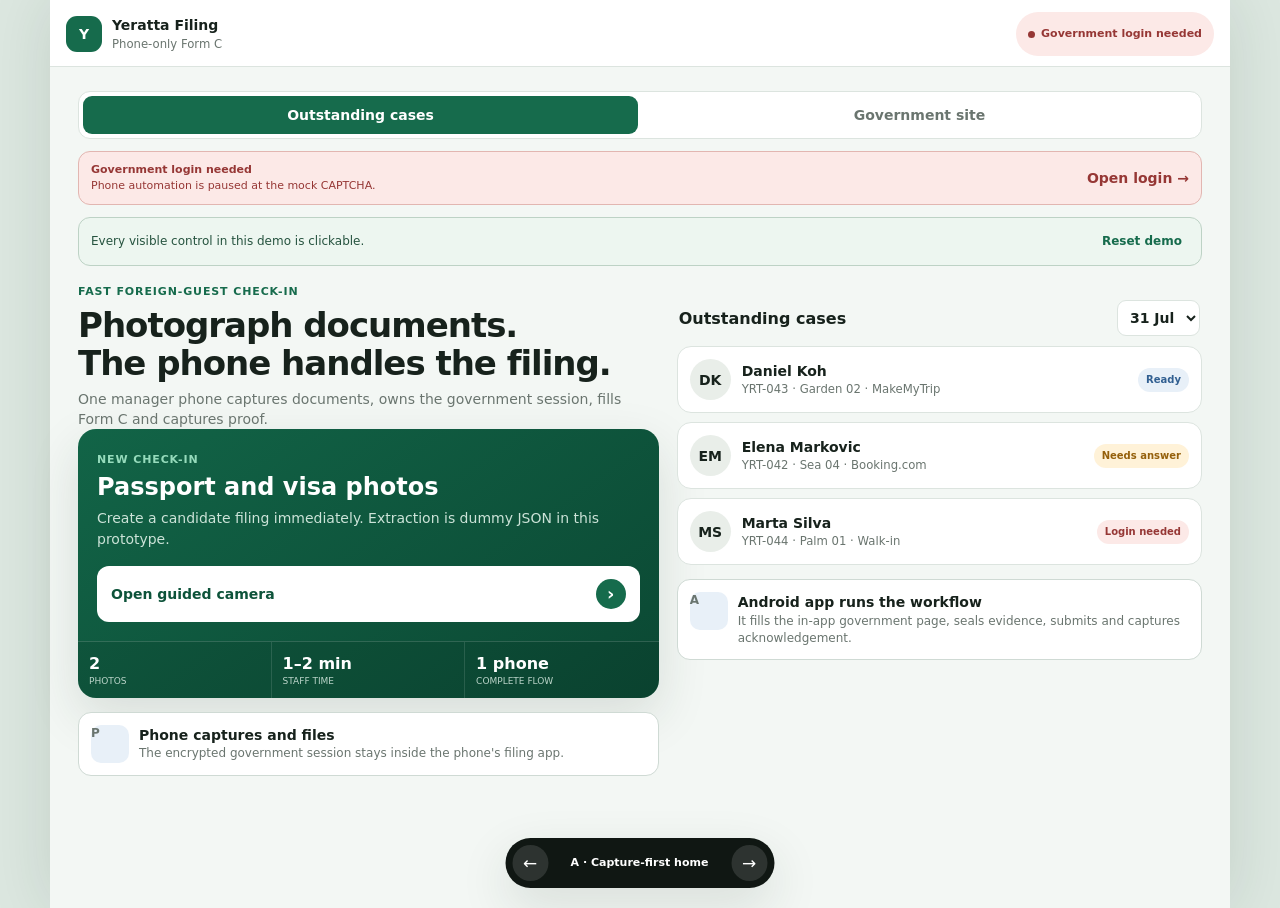
<file: prototypes/mobile-first-filing-experience/preview.html>
<!doctype html>
<html lang="en">
<head>
  <meta charset="utf-8">
  <meta name="viewport" content="width=device-width, initial-scale=1, viewport-fit=cover">
  <title>Yeratta Form C — mobile-first prototype</title>
  <style>
    :root {
      color-scheme: light;
      --ink: #17221c;
      --muted: #6a756f;
      --line: #dce4df;
      --paper: #fff;
      --wash: #f3f7f4;
      --green: #166b4c;
      --green-dark: #0d533a;
      --green-soft: #e5f4eb;
      --blue: #315f91;
      --blue-soft: #e8f0f8;
      --amber: #95600b;
      --amber-soft: #fff2d8;
      --red: #963735;
      --red-soft: #fce9e7;
      --shadow: 0 18px 50px rgba(28,54,41,.13);
    }
    * { box-sizing: border-box; }
    html { background: #dce7e0; }
    body { margin: 0; color: var(--ink); background: #dce7e0; font: 14px/1.45 Inter, ui-sans-serif, system-ui, -apple-system, BlinkMacSystemFont, "Segoe UI", sans-serif; }
    button, input, select { font: inherit; }
    button { cursor: pointer; }
    .app-shell { width: 100%; max-width: 520px; min-height: 100vh; margin: 0 auto; padding-bottom: 92px; background: var(--wash); box-shadow: 0 0 60px rgba(27,48,37,.12); }
    .topbar { min-height: 62px; display: flex; align-items: center; justify-content: space-between; gap: 10px; padding: max(12px,env(safe-area-inset-top)) 16px 10px; border-bottom: 1px solid var(--line); background: rgba(255,255,255,.96); position: sticky; top: 0; z-index: 8; backdrop-filter: blur(12px); }
    .brand { display: flex; align-items: center; gap: 10px; }
    .mark { width: 36px; height: 36px; display: grid; place-items: center; border-radius: 11px; color: white; background: var(--green); font-weight: 900; }
    .brand b, .brand small { display: block; }
    .brand small { color: var(--muted); }
    .worker-pill { min-height: 44px; display: flex; align-items: center; gap: 6px; padding: 9px 11px; border: 1px solid transparent; border-radius: 999px; color: var(--green); background: var(--green-soft); font-size: 11px; font-weight: 800; touch-action: manipulation; }
    .worker-pill::before { content: ""; width: 7px; height: 7px; border-radius: 50%; background: currentColor; }
    .worker-pill.warning { color: var(--red); background: var(--red-soft); }
    .page { padding: 15px 14px 24px; }
    .eyebrow { color: var(--green); font-size: 11px; font-weight: 850; letter-spacing: .08em; text-transform: uppercase; }
    h1 { margin: 5px 0 7px; font-size: 27px; line-height: 1.12; letter-spacing: -.03em; }
    h2, h3 { margin: 0; }
    p { margin: 0; }
    .muted { color: var(--muted); }
    .capture-hero { overflow: hidden; margin-top: 16px; border-radius: 18px; color: white; background: linear-gradient(145deg,#126447,#0b4833); box-shadow: var(--shadow); }
    .capture-hero-body { padding: 19px; }
    .capture-hero h2 { margin: 5px 0 7px; font-size: 24px; line-height: 1.15; }
    .capture-hero p { color: #cce3d8; }
    .capture-action { width: 100%; display: flex; justify-content: space-between; align-items: center; margin-top: 17px; padding: 13px 14px; border: 0; border-radius: 12px; color: var(--green-dark); background: white; font-weight: 850; text-align: left; }
    .capture-action span:last-child { width: 30px; height: 30px; display: grid; place-items: center; border-radius: 50%; color: white; background: var(--green); font-size: 18px; }
    .hero-foot { display: grid; grid-template-columns: repeat(3,1fr); border-top: 1px solid rgba(255,255,255,.15); background: rgba(0,0,0,.08); }
    .hero-foot div { padding: 10px 11px; border-right: 1px solid rgba(255,255,255,.12); }
    .hero-foot div:last-child { border-right: 0; }
    .hero-foot b, .hero-foot span { display: block; }
    .hero-foot b { font-size: 16px; }
    .hero-foot span { color: #bcd5ca; font-size: 9px; text-transform: uppercase; }
    .section-head { display: flex; justify-content: space-between; align-items: center; gap: 10px; margin: 20px 2px 10px; }
    .section-head h2 { font-size: 16px; }
    .date-select { min-height: 36px; border: 1px solid var(--line); border-radius: 9px; padding: 7px 8px; color: var(--ink); background: white; font-weight: 750; }
    .case-list { display: grid; gap: 9px; }
    .case-card { width: 100%; display: grid; grid-template-columns: 42px 1fr auto; align-items: center; gap: 10px; padding: 12px; border: 1px solid var(--line); border-radius: 14px; color: var(--ink); background: white; text-align: left; }
    .avatar { width: 41px; height: 41px; display: grid; place-items: center; border-radius: 50%; background: #e9eee9; font-weight: 850; }
    .case-card b, .case-card small { display: block; }
    .case-card small { color: var(--muted); }
    .status { padding: 5px 8px; border-radius: 999px; color: var(--blue); background: var(--blue-soft); font-size: 10px; font-weight: 850; white-space: nowrap; }
    .status.amber { color: var(--amber); background: var(--amber-soft); }
    .status.red { color: var(--red); background: var(--red-soft); }
    .status.green { color: var(--green); background: var(--green-soft); }
    .device-boundary { display: grid; grid-template-columns: 38px 1fr; gap: 10px; margin-top: 14px; padding: 12px; border: 1px solid #cfdad4; border-radius: 13px; background: white; }
    .device-icon { width: 38px; height: 38px; display: grid; place-items: center; border-radius: 10px; color: var(--blue); background: var(--blue-soft); font-size: 18px; font-weight: 900; }
    .device-boundary b, .device-boundary span { display: block; }
    .device-boundary span { color: var(--muted); font-size: 12px; }
    .back { display: inline-flex; align-items: center; gap: 6px; margin-bottom: 12px; padding: 0; border: 0; color: var(--green); background: transparent; font-weight: 800; }
    .case-identity { display: flex; justify-content: space-between; align-items: flex-start; gap: 12px; margin-bottom: 13px; }
    .case-identity h1 { margin-bottom: 3px; }
    .case-summary { padding: 13px; border: 1px solid var(--line); border-radius: 14px; background: white; }
    .case-summary-grid { display: grid; grid-template-columns: 1fr 1fr; gap: 10px; }
    .case-summary-grid span, .case-summary-grid b { display: block; }
    .case-summary-grid span { color: var(--muted); font-size: 10px; text-transform: uppercase; }
    .candidate-card { margin-bottom: 12px; overflow: hidden; border: 1px solid #bfd0c6; border-radius: 15px; color: var(--ink); background: white; text-align: left; }
    .candidate-head { display: flex; justify-content: space-between; align-items: flex-start; gap: 10px; padding: 12px 13px; border-bottom: 1px solid var(--line); background: #f1f7f3; }
    .candidate-head b, .candidate-head span { display: block; }
    .candidate-head span { color: var(--muted); font-size: 11px; }
    .candidate-count { flex: none; padding: 4px 7px; border-radius: 999px; color: var(--green) !important; background: var(--green-soft); font-weight: 850; }
    .candidate-grid { display: grid; grid-template-columns: repeat(2,minmax(0,1fr)); gap: 1px; background: var(--line); }
    .candidate-field { min-width: 0; padding: 10px; background: white; }
    .candidate-field > span, .candidate-field > b { display: block; }
    .candidate-field > span { color: var(--muted); font-size: 9px; text-transform: uppercase; }
    .candidate-field > b { overflow: hidden; margin: 2px 0 6px; font-size: 12px; text-overflow: ellipsis; white-space: nowrap; }
    .source-chip { display: inline-block; padding: 3px 6px; border-radius: 999px; color: var(--blue); background: var(--blue-soft); font-size: 8px; font-weight: 850; }
    .source-chip.visa { color: #6b4b91; background: #f0e8fa; }
    .source-chip.answer { color: var(--amber); background: var(--amber-soft); }
    .source-chip.staff { color: var(--green); background: var(--green-soft); }
    .candidate-foot { padding: 8px 11px; color: #6d603e; background: #fff8e5; font-size: 10px; }
    .journey { display: grid; margin-top: 13px; padding: 4px 13px; border: 1px solid var(--line); border-radius: 15px; background: white; }
    .journey-step { position: relative; display: grid; grid-template-columns: 34px 1fr; gap: 10px; min-height: 70px; padding: 13px 0; border-bottom: 1px solid #edf1ee; }
    .journey-step:last-child { border-bottom: 0; }
    .journey-step::before { content: ""; position: absolute; top: 42px; bottom: -15px; left: 14px; width: 2px; background: var(--line); }
    .journey-step:last-child::before { display: none; }
    .step-mark { position: relative; z-index: 1; width: 29px; height: 29px; display: grid; place-items: center; border: 2px solid var(--line); border-radius: 50%; color: var(--muted); background: white; font-size: 11px; font-weight: 850; }
    .journey-step.done .step-mark { border-color: var(--green); color: white; background: var(--green); }
    .journey-step.current .step-mark { border-color: var(--amber); color: var(--amber); box-shadow: 0 0 0 5px var(--amber-soft); }
    .journey-step h3 { font-size: 14px; }
    .journey-step p { margin-top: 2px; color: var(--muted); font-size: 12px; }
    .journey-link { border: 0; padding: 0; color: var(--green); background: transparent; font-weight: 850; text-align: left; text-decoration: underline; text-underline-offset: 3px; }
    .mobile-pane-tabs { display: grid; grid-template-columns: 1fr 1fr; gap: 4px; margin-bottom: 10px; padding: 4px; border: 1px solid var(--line); border-radius: 12px; background: white; }
    .mobile-pane-tabs button { min-height: 38px; border: 0; border-radius: 9px; color: var(--muted); background: transparent; font-weight: 800; }
    .mobile-pane-tabs button.active { color: white; background: var(--green); }
    .home-tabs { margin: 0 0 15px; }
    .demo-note { display: flex; justify-content: space-between; align-items: center; gap: 10px; margin-bottom: 14px; padding: 10px 12px; border: 1px solid #bdd2c5; border-radius: 12px; color: #26533f; background: #edf6f0; font-size: 12px; }
    .demo-note button { flex: none; border: 0; padding: 5px 7px; color: var(--green); background: transparent; font-weight: 850; }
    .login-alert { width: 100%; min-height: 52px; display: flex; justify-content: space-between; align-items: center; gap: 10px; margin: -3px 0 12px; padding: 10px 12px; border: 1px solid #e2b6b1; border-radius: 12px; color: var(--red); background: var(--red-soft); text-align: left; touch-action: manipulation; }
    .login-alert b, .login-alert span { display: block; }
    .login-alert span { font-size: 11px; }
    .login-alert strong { white-space: nowrap; }
    .two-pane { display: grid; gap: 12px; }
    .task-pane, .government-pane { display: none; min-width: 0; }
    .task-pane.mobile-active, .government-pane.mobile-active { display: block; }
    .pane-card { overflow: hidden; border: 1px solid var(--line); border-radius: 15px; background: white; }
    .pane-head { display: flex; justify-content: space-between; align-items: center; gap: 10px; min-height: 53px; padding: 11px 13px; border-bottom: 1px solid var(--line); }
    .pane-head b, .pane-head span { display: block; }
    .pane-head span { color: var(--muted); font-size: 11px; }
    .task-pane .journey { margin: 0; border: 0; border-radius: 0; }
    .task-action { padding: 10px; border-top: 1px solid var(--line); background: #f8faf9; }
    .gov-browser { overflow: hidden; min-height: 570px; border: 1px solid #b9c5d0; border-radius: 15px; background: #f4f0e8; box-shadow: var(--shadow); }
    .gov-browser-bar { display: flex; align-items: center; gap: 6px; min-height: 34px; padding: 7px 10px; color: #d5dfeb; background: #192c43; font-size: 10px; }
    .browser-dot { width: 7px; height: 7px; border-radius: 50%; background: #7d8c9c; }
    .browser-address { flex: 1; overflow: hidden; margin-left: 5px; padding: 4px 8px; border-radius: 5px; color: #c5d0dc; background: #2b4058; white-space: nowrap; text-overflow: ellipsis; }
    .gov-site-head { display: flex; justify-content: space-between; align-items: center; gap: 10px; padding: 11px 13px; color: white; background: #243b5a; }
    .gov-brand { display: flex; align-items: center; gap: 8px; }
    .gov-seal { width: 34px; height: 34px; display: grid; place-items: center; border: 1px solid rgba(255,255,255,.6); border-radius: 50%; font-size: 10px; font-weight: 850; }
    .gov-brand b, .gov-brand span { display: block; }
    .gov-brand span { color: #c7d4e2; font-size: 9px; }
    .gov-session { padding: 5px 7px; border-radius: 999px; color: #d8f5e5; background: rgba(37,132,89,.35); font-size: 9px; font-weight: 850; }
    .gov-session.expired { color: #ffe1de; background: rgba(175,54,48,.45); }
    .gov-body { padding: 13px; }
    .gov-state { margin-bottom: 10px; padding: 9px 10px; border: 1px solid #d5c9a9; border-radius: 7px; color: #6e5718; background: #fff6d8; font-size: 11px; }
    .gov-state.green { border-color: #a9cbb7; color: #17513d; background: #e7f3ec; }
    .gov-state.red { border-color: #e2b6b1; color: #7b2925; background: #fae8e6; }
    .gov-form { overflow: hidden; border: 1px solid #c7c0b2; border-radius: 7px; background: white; }
    .gov-form-title { display: flex; justify-content: space-between; padding: 9px 10px; border-bottom: 1px solid #d9d2c6; background: #efebe3; font-size: 11px; }
    .gov-field-grid { display: grid; grid-template-columns: 1fr 1fr; gap: 8px; padding: 10px; }
    .gov-field span, .gov-field b { display: block; }
    .gov-field span { color: #68727c; font-size: 8px; text-transform: uppercase; }
    .gov-field b { min-height: 30px; margin-top: 3px; padding: 7px; border: 1px solid #c4cbd1; border-radius: 4px; background: #fff; font-size: 10px; }
    .gov-field.active b { border-color: #5e82ad; box-shadow: 0 0 0 3px #e4edf7; }
    .gov-submit { display: flex; justify-content: space-between; align-items: center; gap: 8px; padding: 9px 10px; border-top: 1px solid #d9d2c6; color: #68727c; font-size: 9px; }
    .gov-submit button { border: 0; border-radius: 4px; padding: 7px 9px; color: white; background: #294f82; font-size: 10px; font-weight: 800; }
    .gov-login { max-width: 330px; margin: 35px auto; padding: 17px; border: 1px solid #c9c2b5; border-radius: 8px; background: white; box-shadow: 0 10px 25px rgba(30,40,50,.12); }
    .gov-login h3 { font-size: 15px; }
    .captcha-box { margin: 12px 0; padding: 10px; border: 1px dashed #9b7c3d; color: #6f571c; background: #fff3c9; text-align: center; font: 800 18px Georgia,serif; letter-spacing: 6px; }
    .captcha-input { width: 100%; min-height: 42px; margin-bottom: 8px; padding: 9px 10px; border: 1px solid #aab5bf; border-radius: 6px; background: white; }
    .captcha-error { min-height: 18px; margin-bottom: 5px; color: var(--red); font-size: 11px; font-weight: 750; }
    .ack-box { margin: 11px 0; padding: 12px; border: 1px solid #a7c9b5; border-radius: 7px; color: #14513b; background: #e6f3eb; }
    .ack-box b, .ack-box span { display: block; }
    .departures-table { width: 100%; margin-top: 10px; border-collapse: collapse; background: white; font-size: 10px; }
    .departures-table th, .departures-table td { padding: 8px; border-bottom: 1px solid #dce2df; text-align: left; }
    .primary, .secondary { min-height: 46px; border-radius: 12px; padding: 11px 14px; font-weight: 850; }
    .primary { border: 1px solid var(--green); color: white; background: var(--green); }
    .secondary { border: 1px solid var(--line); color: var(--ink); background: white; }
    .full { width: 100%; }
    .sticky-action { position: sticky; bottom: 10px; z-index: 4; margin-top: 13px; padding: 8px; border-radius: 15px; background: rgba(255,255,255,.91); box-shadow: 0 10px 30px rgba(20,40,30,.16); backdrop-filter: blur(10px); }
    .evidence-card { margin-top: 12px; padding: 13px; border: 1px solid #afd1bd; border-radius: 14px; background: var(--green-soft); }
    .evidence-card b, .evidence-card span { display: block; }
    .evidence-card span { color: #3b6a57; font-size: 12px; }
    .capture-page { min-height: calc(100vh - 90px); display: grid; grid-template-rows: auto 1fr auto; }
    .capture-progress { display: grid; grid-template-columns: repeat(3,1fr); gap: 5px; margin: 12px 0 17px; }
    .capture-progress span { height: 4px; border-radius: 99px; background: var(--line); }
    .capture-progress span.on { background: var(--green); }
    .camera-stage { min-height: 390px; display: grid; place-items: center; padding: 20px; border-radius: 20px; color: white; background: #16231c; text-align: center; }
    .camera-stage .candidate-card { width: 100%; max-width: 520px; margin: 0; }
    .camera-frame { width: 100%; max-width: 330px; aspect-ratio: 1.55; display: grid; place-items: center; border: 2px solid rgba(255,255,255,.7); border-radius: 16px; position: relative; }
    .camera-frame::before, .camera-frame::after { content: ""; position: absolute; width: 28px; height: 28px; border-color: #7be3b6; }
    .camera-frame::before { left: -2px; top: -2px; border-left: 4px solid #7be3b6; border-top: 4px solid #7be3b6; border-radius: 14px 0 0; }
    .camera-frame::after { right: -2px; bottom: -2px; border-right: 4px solid #7be3b6; border-bottom: 4px solid #7be3b6; border-radius: 0 0 14px; }
    .camera-frame b, .camera-frame span { display: block; }
    .camera-frame span { margin-top: 5px; color: #b9ccc3; font-size: 12px; }
    .camera-controls { display: grid; gap: 8px; margin-top: 13px; }
    .camera-input { position: absolute; inline-size: 1px; block-size: 1px; opacity: 0; pointer-events: none; }
    .review-card { width: 100%; text-align: left; }
    .review-card h2 { margin-bottom: 10px; color: white; }
    .review-grid { display: grid; grid-template-columns: 1fr 1fr; gap: 7px; }
    .review-grid div { padding: 8px; border: 1px solid rgba(255,255,255,.14); border-radius: 9px; background: rgba(255,255,255,.08); }
    .review-grid span, .review-grid b { display: block; }
    .review-grid span { color: #aebfb7; font-size: 9px; text-transform: uppercase; }
    .capture-safe { margin-top: 10px; color: #9bb2a7; font-size: 11px; }
    .prototype-switcher { position: fixed; z-index: 20; left: 50%; bottom: max(12px,env(safe-area-inset-bottom)); transform: translateX(-50%); display: flex; align-items: center; gap: 9px; padding: 7px; border-radius: 999px; color: white; background: #101713; box-shadow: var(--shadow); }
    .prototype-switcher button { width: 36px; height: 36px; border: 0; border-radius: 50%; color: white; background: rgba(255,255,255,.12); font-size: 17px; }
    .variant-name { min-width: 165px; text-align: center; font-size: 11px; font-weight: 800; }
    @media (min-width: 700px) {
      .app-shell { max-width: 1180px; }
      .page { padding: 24px 28px 40px; }
      .home-desktop { display: grid; grid-template-columns: 1.05fr .95fr; gap: 18px; align-items: start; }
      .capture-hero { margin-top: 0; }
      .mobile-pane-tabs:not(.home-tabs) { display: none; }
      .two-pane { grid-template-columns: minmax(330px,.72fr) minmax(520px,1.28fr); gap: 16px; align-items: start; }
      .task-pane, .government-pane { display: block; }
      .task-pane { position: sticky; top: 86px; }
      .capture-layout { display: grid; grid-template-columns: .8fr 1.2fr; gap: 18px; align-items: start; }
      .camera-stage { min-height: 600px; }
      h1 { font-size: 34px; }
    }
  </style>
</head>
<body>
  <div id="app"></div>
  <script>
    const variants={A:'Capture-first home',B:'Chronological case',C:'Guided camera capture'};
    const initialCases=[
      {id:'YRT-043',guest:'Daniel Koh',initials:'DK',date:'2026-07-31',room:'Garden 02',source:'MakeMyTrip',status:'ready',progress:3,passport:true,visa:true,ack:null,evidence:null},
      {id:'YRT-042',guest:'Elena Markovic',initials:'EM',date:'2026-07-31',room:'Sea 04',source:'Booking.com',status:'needs_answer',progress:2,passport:true,visa:true,ack:null,evidence:null},
      {id:'YRT-044',guest:'Marta Silva',initials:'MS',date:'2026-07-31',room:'Palm 01',source:'Walk-in',status:'session',progress:3,passport:true,visa:true,ack:null,evidence:null},
      {id:'YRT-040',guest:'Aiko Tanaka',initials:'AT',date:'2026-07-30',room:'Lagoon 06',source:'Booking.com',status:'filed',progress:7,passport:true,visa:true,ack:'ANI-040-3712',evidence:'PRE-YRT-040-116'}
    ];
    let cases=structuredClone(initialCases),selectedDate='2026-07-31',selectedId='YRT-044',captureStep=1,captureData={passport:false,visa:false},mobilePane='government',captchaError='',notice='Every visible control in this demo is clickable.';
    const stages=['Documents captured','Required details complete','Phone fills Form C','Pre-submit evidence sealed','Submit Form C','Acknowledgement captured','Departure reconciled'];
    function variant(){const value=new URLSearchParams(location.search).get('variant')?.toUpperCase();return variants[value]?value:'A'}
    function setVariant(value){const url=new URL(location.href);url.searchParams.set('variant',value);history.replaceState({},'',url);render()}
    function cycle(direction){const keys=Object.keys(variants),index=keys.indexOf(variant());setVariant(keys[(index+direction+keys.length)%keys.length])}
    function selected(){return cases.find(item=>item.id===selectedId)||cases[0]}
    function visible(){return cases.filter(item=>item.date===selectedDate&&item.status!=='closed')}
    function statusMeta(status){return {ready:['Ready',''],needs_answer:['Needs answer','amber'],session:['Login needed','red'],filing:['Filling form','amber'],snapshot:['Evidence sealed','green'],submitting:['Submitted','amber'],filed:['Filed','green'],departure:['Departure due','amber'],closed:['Complete','green']}[status]||[status,'']}
    function formatDate(date){return new Date(date+'T12:00:00').toLocaleDateString('en-IN',{day:'2-digit',month:'short'})}
    function icon(label){return `<span class="device-icon">${label}</span>`}
    function header(){const renewal=cases.some(item=>item.status==='session');return `<header class="topbar"><div class="brand"><div class="mark">Y</div><div><b>Yeratta Filing</b><small>Phone-only Form C</small></div></div><button type="button" class="worker-pill ${renewal?'warning':''}" data-worker-login aria-label="${renewal?'Open government login':'Open phone filing session'}">${renewal?'Government login needed':'Phone filing ready'}</button></header>`}
    function switcher(){const key=variant();return `<nav class="prototype-switcher"><button data-cycle="-1" aria-label="Previous surface">←</button><div class="variant-name">${key} · ${variants[key]}</div><button data-cycle="1" aria-label="Next surface">→</button></nav>`}
    function caseCards(){return visible().map(item=>{const [label,tone]=statusMeta(item.status);return `<button class="case-card" data-case="${item.id}"><span class="avatar">${item.initials}</span><span><b>${item.guest}</b><small>${item.id} · ${item.room} · ${item.source}</small></span><span class="status ${tone}">${label}</span></button>`}).join('')||`<div class="device-boundary">${icon('✓')}<div><b>No outstanding cases</b><span>All cases for ${formatDate(selectedDate)} are reconciled.</span></div></div>`}
    function dateSelect(){const dates=[...new Set(initialCases.map(item=>item.date))].sort();return `<select class="date-select" data-date>${dates.map(date=>`<option value="${date}" ${date===selectedDate?'selected':''}>${formatDate(date)}</option>`).join('')}</select>`}
    function candidateValues(item){const records={
      'YRT-043':['Singapore','E23851884','E7719772'],
      'YRT-042':['Serbia','P9074412','IN883120'],
      'YRT-044':['Portugal','CA9042615','IN5510433'],
      'YRT-040':['Japan','TR7319462','IN2201187'],
      'YRT-047':['Bulgaria','673184521','BG450309']
    },[nationality,passport,visa]=records[item.id]||['Bulgaria','673184521','BG450309'],arrivalSource=item.source==='Phone capture'?'Staff entry':'Booking';return [
      ['Full name',item.guest,'Passport photo'],
      ['Nationality',nationality,'Passport photo'],
      ['Passport number',passport,'Passport photo'],
      ['Visa number',visa,'Visa photo'],
      ['Arrival / check-in',formatDate(item.date),arrivalSource],
      ['Room',item.room,arrivalSource],
      ['Next destination','Port Blair','Guest answer'],
      ['Form B register',`B-2026-${item.id.slice(-3)}`,'Staff entry']
    ]}
    function sourceTone(source){return source==='Visa photo'?'visa':source==='Guest answer'?'answer':source==='Staff entry'?'staff':''}
    function candidateCard(item){const values=candidateValues(item);return `<section class="candidate-card"><div class="candidate-head"><div><b>Candidate Form C data</b><span>What the phone will put into the government form</span></div><span class="candidate-count">${values.length} values</span></div><div class="candidate-grid">${values.map(([key,value,source])=>`<div class="candidate-field"><span>${key}</span><b>${value}</b><small class="source-chip ${sourceTone(source)}">${source}</small></div>`).join('')}</div><div class="candidate-foot">Prototype note: passport and visa values are dummy extraction data—not OCR results.</div></section>`}
    function home(){const renewal=cases.some(item=>item.status==='session');return `<main class="page"><div class="mobile-pane-tabs home-tabs"><button class="active" data-show-outstanding>Outstanding cases</button><button data-open-government>Government site</button></div>${renewal?`<button type="button" class="login-alert" data-worker-login><span><b>Government login needed</b><span>Phone automation is paused at the mock CAPTCHA.</span></span><strong>Open login →</strong></button>`:''}<div class="demo-note"><span>${notice}</span><button data-reset-demo>Reset demo</button></div><div class="home-desktop"><section><span class="eyebrow">Fast foreign-guest check-in</span><h1>Photograph documents.<br>The phone handles the filing.</h1><p class="muted">One manager phone captures documents, owns the government session, fills Form C and captures proof.</p><article class="capture-hero"><div class="capture-hero-body"><span class="eyebrow" style="color:#96dbbc">New check-in</span><h2>Passport and visa photos</h2><p>Create a candidate filing immediately. Extraction is dummy JSON in this prototype.</p><button class="capture-action" data-open-capture><span>Open guided camera</span><span>›</span></button></div><div class="hero-foot"><div><b>2</b><span>photos</span></div><div><b>1–2 min</b><span>staff time</span></div><div><b>1 phone</b><span>complete flow</span></div></div></article><div class="device-boundary">${icon('P')}<div><b>Phone captures and files</b><span>The encrypted government session stays inside the phone's filing app.</span></div></div></section><section><div class="section-head"><h2>Outstanding cases</h2>${dateSelect()}</div><div class="case-list">${caseCards()}</div><div class="device-boundary">${icon('A')}<div><b>Android app runs the workflow</b><span>It fills the in-app government page, seals evidence, submits and captures acknowledgement.</span></div></div></section></div></main>`}
    function currentText(item){return {needs_answer:'One guest answer is missing',ready:'Ready for phone filing',session:'Government login renewal needed on this phone',filing:'This phone is filling the government form',snapshot:'Filled Form C ready for manager review; evidence sealed',submitting:'Form submitted; acknowledgement capture running',filed:'Acknowledgement captured',departure:'Departure reconciliation due',closed:'Case complete'}[item.status]}
    function actionLabel(item){return item.status==='session'?'Open government login':item.status==='needs_answer'?'Simulate guest answer':item.status==='ready'?'Start phone filing':item.status==='filing'?'Seal pre-submit evidence':item.status==='snapshot'?'Review filled Form C on government site':item.status==='submitting'?'Capture acknowledgement':item.status==='filed'?'Mark departure due':item.status==='departure'?'Reconcile departure':'Reset case'}
    function governmentSite(item){
      const values=candidateValues(item);
      const showFields=['filing','snapshot','submitting','filed','departure','closed'].includes(item.status),activeField=item.status==='filing'?2:-1;
      if(item.status==='session')return `<section class="gov-browser"><div class="gov-browser-bar"><i class="browser-dot"></i><i class="browser-dot"></i><i class="browser-dot"></i><span class="browser-address">mock-frro.local/frro/FormC</span></div><div class="gov-site-head"><div class="gov-brand"><span class="gov-seal">भारत</span><div><b>Mock Foreigner Registration Portal</b><span>Form C · in-app phone browser</span></div></div><span class="gov-session expired">Session expired</span></div><div class="gov-body"><div class="gov-state red"><b>Phone automation paused safely.</b> Complete the one-time government login and CAPTCHA here on this phone.</div><div class="gov-login"><h3>Authorised property login</h3><p class="muted">Demo CAPTCHA: enter the four digits shown below.</p><div class="captcha-box">4 2 6 1</div><input class="captcha-input" data-captcha-input inputmode="numeric" autocomplete="off" aria-label="Mock CAPTCHA" placeholder="Enter 4261"><div class="captcha-error">${captchaError}</div><button class="primary full" data-gov-login>Login on this phone</button></div></div></section>`;
      const state=item.status==='ready'?'Authenticated session ready; waiting for the worker.':item.status==='filing'?'The worker is entering validated case values.':item.status==='snapshot'?'Manager review: this filled form is still unsubmitted. Check it, then submit on this government page.':item.status==='submitting'?'The manager submitted the form; acknowledgement capture is running.':item.ack?`Submission accepted: ${item.ack}`:'Waiting for required case data.';
      const tone=['snapshot','filed','departure','closed'].includes(item.status)?'green':'';
      const govAction=item.status==='needs_answer'?'<button data-open-tasks>Open missing-answer task</button>':`<button data-gov-action>${item.status==='ready'?'Fill Form C on phone':item.status==='filing'?'Seal pre-submit snapshot':item.status==='snapshot'?'I checked it — Submit Form C':item.status==='submitting'?'Complete acknowledgement capture':item.status==='filed'?'Open Departures':item.status==='departure'?'Reconcile departure':'Reset case'}</button>`;
      const evidenceBox=item.evidence?`<div class="ack-box"><b>Pre-submit evidence sealed</b><span>${item.evidence} · captured before submission · linked to ${item.id}</span></div>`:'';
      return `<section class="gov-browser"><div class="gov-browser-bar"><i class="browser-dot"></i><i class="browser-dot"></i><i class="browser-dot"></i><span class="browser-address">mock-frro.local/frro/FormC/formc.jsp</span></div><div class="gov-site-head"><div class="gov-brand"><span class="gov-seal">भारत</span><div><b>Mock Foreigner Registration Portal</b><span>Form C · in-app phone browser</span></div></div><span class="gov-session">Authenticated</span></div><div class="gov-body"><div class="gov-state ${tone}">${state}</div>${evidenceBox}${item.status==='departure'?`<div class="gov-form"><div class="gov-form-title"><b>Departures</b><span>Acknowledgement lookup</span></div><table class="departures-table"><thead><tr><th>Acknowledgement</th><th>Guest</th><th>Status</th></tr></thead><tbody><tr><td>${item.ack}</td><td>${item.guest}</td><td>Ready to reconcile</td></tr></tbody></table><div class="gov-submit"><span>Matched by acknowledgement number</span>${govAction}</div></div>`:`<div class="gov-form"><div class="gov-form-title"><b>Foreigner registration details</b><span>${showFields?'Phone-controlled':'Waiting'}</span></div><div class="gov-field-grid">${values.map(([key,value],index)=>`<div class="gov-field ${index===activeField?'active':''}"><span>${key}</span><b>${showFields?value:'—'}</b></div>`).join('')}</div>${item.ack?`<div class="ack-box"><b>Acknowledgement captured</b><span>${item.ack} · linked to ${item.evidence}</span></div>`:''}<div class="gov-submit"><span>${item.evidence?`Evidence ${item.evidence}`:'No sealed evidence yet'}</span>${govAction}</div></div>`}</div></section>`;
    }
    function journey(){const item=selected(),[label,tone]=statusMeta(item.status);return `<main class="page"><button class="back" data-home>← Outstanding cases</button><div class="case-identity"><div><span class="eyebrow">${item.id} · ${item.room}</span><h1>${item.guest}</h1><p class="muted">${item.source} · Check-in ${formatDate(item.date)}</p></div><span class="status ${tone}">${label}</span></div><div class="mobile-pane-tabs"><button class="${mobilePane==='tasks'?'active':''}" data-pane="tasks">Data & tasks</button><button class="${mobilePane==='government'?'active':''}" data-pane="government">Government site</button></div><div class="two-pane"><section class="task-pane ${mobilePane==='tasks'?'mobile-active':''}">${candidateCard(item)}<div class="pane-card"><div class="pane-head"><div><b>Automation tasks</b><span>${currentText(item)}</span></div><span class="status ${tone}">${label}</span></div><div class="journey">${stages.map((stage,index)=>{const number=index+1,state=number<item.progress?'done':number===item.progress?'current':'',title=number===4&&item.evidence?`<button class="journey-link" data-view-evidence>${stage}</button>`:`<h3>${stage}</h3>`;return `<div class="journey-step ${state}"><span class="step-mark">${number<item.progress?'✓':number}</span><div>${title}<p>${number<item.progress?'Complete':number===item.progress?currentText(item):'Waiting'}</p></div></div>`}).join('')}</div><div class="task-action"><button class="primary full" data-advance>${actionLabel(item)}</button></div></div></section><section class="government-pane ${mobilePane==='government'?'mobile-active':''}">${governmentSite(item)}</section></div></main>`}
    function capture(){const captured={id:'YRT-047',guest:'Sofia Petrov',date:'2026-07-31',room:'Reef 03',source:'Phone capture'},title=captureStep===1?'Photograph passport bio page':captureStep===2?'Photograph Indian visa':'Review what the phone read',help=captureStep===1?'Place the full passport page inside the frame.':captureStep===2?'Capture the visa or e-Visa page clearly.':'Check every candidate value and its source before creating the filing.';return `<main class="page capture-page"><section><button class="back" data-home>← Cancel capture</button><span class="eyebrow">New check-in · Step ${captureStep} of 3</span><h1>${title}</h1><p class="muted">${help}</p><div class="capture-progress">${[1,2,3].map(step=>`<span class="${step<=captureStep?'on':''}"></span>`).join('')}</div></section><div class="capture-layout"><section class="camera-stage">${captureStep<3?`<div><div class="camera-frame"><div><b>${captureStep===1?'Passport bio page':'Visa page'}</b><span>Keep all corners visible and avoid glare</span></div></div><p class="capture-safe">Photos are simulated in this prototype and are not uploaded.</p></div>`:candidateCard(captured)}</section><section><div class="device-boundary">${icon('P')}<div><b>Captured and filed on this phone</b><span>The photo creates a candidate case for the in-app government browser.</span></div></div><div class="device-boundary">${icon('A')}<div><b>Phone workflow starts after validation</b><span>The app fills Form C after required fields validate and the physical Form B entry is linked.</span></div></div></section></div><section class="camera-controls">${captureStep<3?`<label class="primary full" style="display:grid;place-items:center"><input class="camera-input" type="file" accept="image/*" capture="environment" data-camera>Open phone camera</label><button class="secondary full" data-demo-photo>Use demo photo</button>`:`<button class="primary full" data-create-case>Create candidate filing with these values</button><button class="secondary full" data-reset-capture>Retake photos</button>`}</section></main>`}
    function render(){document.querySelector('#app').innerHTML=`<div class="app-shell">${header()}${variant()==='A'?home():variant()==='B'?journey():capture()}</div>${switcher()}`;wire()}
    function advance(){const item=selected();if(item.status==='needs_answer'){item.status='ready';item.progress=3;mobilePane='tasks'}else if(item.status==='session'){item.status='ready';item.progress=3;mobilePane='government'}else if(item.status==='ready'){item.status='filing';item.progress=4;mobilePane='government'}else if(item.status==='filing'){item.status='snapshot';item.progress=5;item.evidence=`PRE-${item.id}-119`;mobilePane='government'}else if(item.status==='snapshot'){item.status='submitting';item.progress=6;mobilePane='government'}else if(item.status==='submitting'){item.status='filed';item.progress=7;item.ack=`ANI-${item.id.slice(-3)}-4821`;mobilePane='government'}else if(item.status==='filed'){item.status='departure';item.progress=7;mobilePane='government'}else if(item.status==='departure'){item.status='closed';item.progress=8;mobilePane='tasks'}else{Object.assign(item,structuredClone(initialCases.find(original=>original.id===item.id)));mobilePane='tasks'}render()}
    function createCase(){const item={id:'YRT-047',guest:'Sofia Petrov',initials:'SP',date:'2026-07-31',room:'Reef 03',source:'Phone capture',status:'ready',progress:3,passport:true,visa:true,ack:null,evidence:null};cases.unshift(item);selectedDate=item.date;selectedId=item.id;captureStep=1;captureData={passport:false,visa:false};mobilePane='tasks';setVariant('B')}
    function nextCapture(){if(captureStep===1)captureData.passport=true;if(captureStep===2)captureData.visa=true;captureStep=Math.min(3,captureStep+1);render()}
    function openWorkerLogin(){selectedId=cases.find(item=>item.status==='session')?.id||selectedId;mobilePane='government';setVariant('B')}
    function taskAdvance(){if(selected().status==='snapshot'){mobilePane='government';render();return}advance()}
    function governmentAdvance(){const item=selected();if(item.status==='snapshot'){item.status='filed';item.progress=7;item.ack=`ANI-${item.id.slice(-3)}-4821`;mobilePane='government';render();return}advance()}
    function resetDemo(){cases=structuredClone(initialCases);selectedDate='2026-07-31';selectedId='YRT-044';captureStep=1;captureData={passport:false,visa:false};mobilePane='government';captchaError='';notice='Demo reset. Every visible control is ready to try again.';setVariant('A')}
    function loginMockPortal(){const value=document.querySelector('[data-captcha-input]')?.value.trim();if(value!=='4261'){captchaError='Incorrect CAPTCHA. Use 4261 for this demo.';render();return}captchaError='';notice='Government login succeeded on this phone. Phone filing may now continue.';advance()}
    function wire(){document.querySelectorAll('[data-cycle]').forEach(button=>button.onclick=()=>cycle(Number(button.dataset.cycle)));document.querySelector('[data-open-capture]')?.addEventListener('click',()=>setVariant('C'));document.querySelector('[data-show-outstanding]')?.addEventListener('click',()=>{notice='Outstanding cases are ordered by check-in date. Choose a row to open its task timeline.';render()});document.querySelectorAll('[data-open-government],[data-worker-login]').forEach(button=>button.addEventListener('click',openWorkerLogin));document.querySelectorAll('[data-case]').forEach(button=>button.onclick=()=>{selectedId=button.dataset.case;mobilePane='tasks';setVariant('B')});document.querySelectorAll('[data-home]').forEach(button=>button.onclick=()=>setVariant('A'));document.querySelectorAll('[data-pane]').forEach(button=>button.onclick=()=>{mobilePane=button.dataset.pane;render()});document.querySelector('[data-open-tasks]')?.addEventListener('click',()=>{mobilePane='tasks';render()});document.querySelector('[data-view-evidence]')?.addEventListener('click',()=>{mobilePane='government';render()});document.querySelector('[data-date]')?.addEventListener('change',event=>{selectedDate=event.target.value;selectedId=visible()[0]?.id||selectedId;notice=`Showing outstanding check-ins for ${formatDate(selectedDate)}.`;render()});document.querySelector('[data-advance]')?.addEventListener('click',taskAdvance);document.querySelector('[data-gov-action]')?.addEventListener('click',governmentAdvance);document.querySelector('[data-gov-login]')?.addEventListener('click',loginMockPortal);document.querySelector('[data-captcha-input]')?.addEventListener('keydown',event=>{if(event.key==='Enter')loginMockPortal()});document.querySelector('[data-reset-demo]')?.addEventListener('click',resetDemo);document.querySelector('[data-camera]')?.addEventListener('change',event=>{if(event.target.files.length)nextCapture()});document.querySelector('[data-demo-photo]')?.addEventListener('click',nextCapture);document.querySelector('[data-create-case]')?.addEventListener('click',createCase);document.querySelector('[data-reset-capture]')?.addEventListener('click',()=>{captureStep=1;captureData={passport:false,visa:false};render()})}
    window.addEventListener('keydown',event=>{if(['INPUT','SELECT','TEXTAREA'].includes(document.activeElement?.tagName))return;if(event.key==='ArrowLeft')cycle(-1);if(event.key==='ArrowRight')cycle(1)});
    window.addEventListener('popstate',render);
    render();
  </script>
</body>
</html>
</file>
<file: prototypes/minimal-filing-experience/styles.css>
:root {
  color-scheme: light;
  --ink: #17201b;
  --muted: #66736c;
  --line: #dfe6e1;
  --paper: #ffffff;
  --wash: #f4f7f5;
  --green: #176b4d;
  --green-soft: #e7f4ed;
  --amber: #9b5b08;
  --amber-soft: #fff3db;
  --red: #9d3131;
  --red-soft: #fdeaea;
  --blue: #285b91;
  --blue-soft: #eaf2fb;
  --shadow: 0 18px 60px rgba(22, 48, 35, .10);
}

* { box-sizing: border-box; }
body { margin: 0; background: var(--wash); color: var(--ink); font: 14px/1.45 Inter, ui-sans-serif, system-ui, -apple-system, BlinkMacSystemFont, "Segoe UI", sans-serif; }
button { font: inherit; }
.shell { min-height: 100vh; padding-bottom: 88px; }
.topbar { display: flex; align-items: center; justify-content: space-between; min-height: 68px; padding: 14px 28px; border-bottom: 1px solid var(--line); background: rgba(255,255,255,.93); position: sticky; top: 0; z-index: 5; backdrop-filter: blur(12px); }
.brand { display: flex; align-items: center; gap: 12px; }
.mark { width: 38px; height: 38px; display: grid; place-items: center; border-radius: 12px; background: var(--green); color: white; font-weight: 800; }
.brand strong { display: block; font-size: 15px; }
.brand span, .muted { color: var(--muted); }
.top-actions { display: flex; gap: 10px; align-items: center; }
.health { padding: 7px 11px; border-radius: 999px; color: var(--green); background: var(--green-soft); font-weight: 700; }
.health.warning { color: var(--red); background: var(--red-soft); }
.prototype-flag { padding: 7px 11px; border: 1px dashed #9aa79f; border-radius: 999px; color: var(--muted); }
.date-filter { display: grid; grid-template-columns: auto auto; align-items: center; gap: 8px; padding: 5px 6px 5px 10px; border: 1px solid var(--line); border-radius: 10px; background: white; }
.date-filter span { color: var(--muted); font-size: 11px; font-weight: 750; text-transform: uppercase; letter-spacing: .05em; }
.date-filter select { border: 0; background: var(--wash); color: var(--ink); border-radius: 7px; padding: 6px 8px; font-weight: 750; cursor: pointer; }
.page { max-width: 1500px; margin: 0 auto; padding: 24px 28px; }
.summary { display: grid; grid-template-columns: repeat(4, minmax(0,1fr)); gap: 12px; margin-bottom: 18px; }
.metric { background: var(--paper); border: 1px solid var(--line); border-radius: 14px; padding: 14px 16px; }
.metric b { display: block; font-size: 24px; margin-top: 2px; }
.metric span { color: var(--muted); font-size: 12px; text-transform: uppercase; letter-spacing: .06em; }
.panel { background: var(--paper); border: 1px solid var(--line); border-radius: 16px; box-shadow: 0 1px 0 rgba(0,0,0,.02); }
.panel-head { display: flex; justify-content: space-between; align-items: center; padding: 16px 18px; border-bottom: 1px solid var(--line); }
.panel-head h2, .panel-head h3 { margin: 0; font-size: 15px; }
.panel-body { padding: 18px; }
.badge { display: inline-flex; align-items: center; gap: 6px; padding: 5px 9px; border-radius: 999px; font-size: 12px; font-weight: 750; }
.badge.green { color: var(--green); background: var(--green-soft); }
.badge.amber { color: var(--amber); background: var(--amber-soft); }
.badge.red { color: var(--red); background: var(--red-soft); }
.badge.blue { color: var(--blue); background: var(--blue-soft); }
.dot { width: 7px; height: 7px; border-radius: 50%; background: currentColor; }
.primary, .secondary, .ghost { border-radius: 10px; padding: 10px 14px; cursor: pointer; font-weight: 750; }
.primary { border: 1px solid var(--green); background: var(--green); color: #fff; }
.secondary { border: 1px solid var(--line); background: #fff; color: var(--ink); }
.ghost { border: 0; background: transparent; color: var(--muted); }
.primary:hover { background: #10583e; }
.case-list { display: grid; gap: 8px; padding: 10px; }
.case-row { width: 100%; display: grid; grid-template-columns: 40px 1fr auto; gap: 10px; align-items: center; text-align: left; border: 1px solid transparent; background: transparent; padding: 11px; border-radius: 12px; cursor: pointer; }
.case-row:hover, .case-row.active { background: var(--wash); border-color: var(--line); }
.avatar { width: 38px; height: 38px; display: grid; place-items: center; border-radius: 50%; background: #eef0ea; font-weight: 800; }
.case-row strong { display: block; }
.case-row small { color: var(--muted); }
.kv { display: grid; grid-template-columns: 160px 1fr; gap: 10px 16px; margin: 0; }
.kv dt { color: var(--muted); }
.kv dd { margin: 0; font-weight: 650; }
.field-grid { display: grid; grid-template-columns: repeat(2,minmax(0,1fr)); gap: 8px; }
.field { padding: 10px 12px; border: 1px solid var(--line); border-radius: 10px; background: #fbfcfb; }
.field span { display: block; color: var(--muted); font-size: 11px; text-transform: uppercase; letter-spacing: .05em; }
.field b { display: block; margin-top: 3px; }
.callout { padding: 14px; border-radius: 12px; margin: 14px 0; }
.callout.amber { background: var(--amber-soft); color: #714105; }
.callout.red { background: var(--red-soft); color: #7c2626; }
.callout.green { background: var(--green-soft); color: #11543d; }
.callout b { display: block; margin-bottom: 3px; }
.chat { display: grid; gap: 9px; }
.bubble { max-width: 86%; padding: 9px 11px; border-radius: 12px; }
.bubble.system { background: #eef2ef; justify-self: start; }
.bubble.guest { background: var(--green); color: white; justify-self: end; }
.evidence { display: grid; gap: 9px; }
.evidence-row { display: flex; justify-content: space-between; gap: 20px; padding: 10px 0; border-bottom: 1px solid var(--line); }
.evidence-row:last-child { border-bottom: 0; }
.evidence-row span { color: var(--muted); }
.empty { display: grid; gap: 4px; padding: 20px; color: var(--muted); text-align: center; }
.empty b { color: var(--ink); }
.empty.large { min-height: 260px; place-content: center; }
hr { border: 0; border-top: 1px solid var(--line); margin: 18px 0; }
.variant-switcher { position: fixed; z-index: 20; left: 50%; bottom: 20px; transform: translateX(-50%); display: flex; align-items: center; gap: 12px; padding: 8px; border-radius: 999px; color: white; background: #111714; box-shadow: var(--shadow); }
.variant-switcher button { width: 38px; height: 38px; border: 0; border-radius: 50%; color: white; background: rgba(255,255,255,.12); cursor: pointer; font-size: 18px; }
.variant-label { min-width: 210px; text-align: center; font-weight: 750; }

/* Variant A — action-first workspace */
.workspace { display: grid; grid-template-columns: 280px minmax(500px,1fr) 340px; gap: 14px; align-items: start; }
.workspace .stack { display: grid; gap: 14px; }
.action-title { font-size: 28px; line-height: 1.15; margin: 0 0 8px; }
.action-copy { color: var(--muted); max-width: 700px; }
.button-row { display: flex; gap: 9px; margin-top: 16px; }

/* Simulated government portal — an explicit external-system boundary */
.gov-panel { overflow: hidden; border: 1px solid #c9d1db; border-radius: 16px; background: #f5f1e8; box-shadow: 0 12px 36px rgba(29,44,64,.10); }
.gov-head { min-height: 62px; padding: 11px 16px; display: flex; justify-content: space-between; align-items: center; color: white; background: #243b5a; }
.gov-head > div { display: flex; align-items: center; gap: 10px; }
.gov-head b, .gov-head small { display: block; }
.gov-head small { color: #cbd6e5; }
.gov-seal { width: 39px; height: 39px; display: grid; place-items: center; border: 1px solid rgba(255,255,255,.5); border-radius: 50%; font-weight: 800; }
.gov-session { padding: 6px 9px; border-radius: 999px; color: #d8f5e5; background: rgba(33,166,103,.24); font-size: 12px; font-weight: 800; }
.gov-session.locked { color: #ffe0dd; background: rgba(205,62,54,.32); }
.gov-boundary { display: grid; grid-template-columns: 210px 1fr; gap: 12px; padding: 10px 16px; border-bottom: 1px solid #d9d0bd; color: #4b4b41; background: #fff7dc; font-size: 12px; }
.gov-boundary b { color: #76570a; }
.gov-boundary.blocked { color: #712c29; background: #ffe9e6; }
.gov-boundary.blocked b { color: #8f2923; }
.gov-body { display: grid; grid-template-columns: 180px 1fr; gap: 14px; padding: 14px; }
.gov-log { list-style: none; display: grid; align-content: start; gap: 4px; margin: 0; padding: 0; }
.gov-log li { display: grid; grid-template-columns: 25px 1fr; align-items: center; gap: 8px; min-height: 32px; color: #777b80; font-size: 12px; }
.gov-log li span { width: 24px; height: 24px; display: grid; place-items: center; border: 1px solid #bbc1c7; border-radius: 50%; background: #fff; font-size: 11px; }
.gov-log li.done { color: var(--green); }
.gov-log li.done span { border-color: var(--green); color: white; background: var(--green); }
.gov-log li.active { color: #203e69; }
.gov-log li.active span { border: 2px solid #315c96; box-shadow: 0 0 0 4px #e3ebf7; font-weight: 800; }
.gov-form { overflow: hidden; border: 1px solid #c9c3b5; border-radius: 8px; background: white; }
.gov-form.disabled { opacity: .55; }
.gov-form-title { display: flex; justify-content: space-between; align-items: center; padding: 10px 12px; border-bottom: 1px solid #d8d3c8; background: #f1eee7; }
.gov-form-title span { color: #68727f; font-size: 11px; }
.gov-form-grid { display: grid; grid-template-columns: repeat(2,minmax(0,1fr)); gap: 9px 12px; padding: 12px; }
.gov-form-grid label span { display: block; margin-bottom: 3px; color: #626b75; font-size: 10px; text-transform: uppercase; letter-spacing: .04em; }
.gov-form-grid label div { min-height: 34px; padding: 8px 9px; border: 1px solid #cbd1d7; border-radius: 4px; color: #182433; background: #fff; font-weight: 650; }
.gov-submit-row { display: flex; justify-content: space-between; align-items: center; gap: 12px; padding: 10px 12px; border-top: 1px solid #d8d3c8; color: #636d77; font-size: 11px; }
.gov-submit-row button { border: 0; border-radius: 5px; padding: 8px 12px; color: white; background: #294f82; font-weight: 750; opacity: 1; }
.portal-wrap { margin-top: 14px; }

/* Evidence checkpoint between validation and submission */
.snapshot-panel { overflow: hidden; border: 1px solid var(--line); border-radius: 16px; background: white; }
.snapshot-panel.sealed { border-color: #a8cbb9; box-shadow: 0 10px 30px rgba(23,107,77,.08); }
.snapshot-head { min-height: 58px; display: flex; justify-content: space-between; align-items: center; padding: 11px 15px; border-bottom: 1px solid var(--line); background: #f7faf8; }
.snapshot-head > div { display: flex; align-items: center; gap: 10px; }
.snapshot-head b, .snapshot-head small { display: block; }
.snapshot-head small { color: var(--muted); }
.snapshot-head > span { padding: 5px 8px; border-radius: 999px; color: var(--muted); background: #ecefed; font-size: 11px; font-weight: 850; letter-spacing: .06em; }
.snapshot-panel.sealed .snapshot-head > span { color: var(--green); background: var(--green-soft); }
.camera-mark { width: 34px; height: 34px; display: grid; place-items: center; border-radius: 9px; color: white; background: #38443e; font-size: 18px; }
.snapshot-wait { min-height: 120px; display: grid; place-content: center; gap: 4px; padding: 24px; text-align: center; color: var(--muted); }
.snapshot-wait b { color: var(--ink); }
.snapshot-body { display: grid; grid-template-columns: minmax(280px,.8fr) 1.2fr; gap: 18px; padding: 16px; background: #f1f4f2; }
.snapshot-page { padding: 12px; border: 1px solid #cbd3ce; border-radius: 4px; background: white; box-shadow: 0 5px 14px rgba(18,37,27,.10); }
.snapshot-page-head { margin: -12px -12px 9px; padding: 8px 10px; color: white; background: #243b5a; font-size: 11px; font-weight: 850; }
.snapshot-page > div:not(.snapshot-page-head) { display: grid; grid-template-columns: 1fr 1fr; gap: 8px; padding: 5px 0; border-bottom: 1px solid #edf0ee; font-size: 11px; }
.snapshot-page span, .snapshot-meta span { color: var(--muted); }
.snapshot-meta { display: grid; align-content: start; gap: 1px; }
.snapshot-meta > div { display: grid; grid-template-columns: 120px 1fr; gap: 12px; padding: 8px 0; border-bottom: 1px solid #d8dfda; }
.snapshot-meta p { margin: 10px 0 0; color: var(--muted); font-size: 12px; }

/* Variant B — chronological journey */
.journey-head { display: flex; justify-content: space-between; align-items: end; margin-bottom: 18px; }
.journey-head h1 { margin: 0; font-size: 30px; }
.case-tabs { display: flex; gap: 8px; flex-wrap: wrap; }
.case-tab { border: 1px solid var(--line); background: white; border-radius: 999px; padding: 8px 12px; cursor: pointer; }
.case-tab.active { border-color: var(--green); box-shadow: 0 0 0 2px var(--green-soft); }
.journey { display: grid; grid-template-columns: repeat(10,minmax(0,1fr)); gap: 0; padding: 18px; overflow-x: auto; }
.step { position: relative; min-width: 150px; padding: 4px 16px 8px 0; }
.step::before { content: ""; position: absolute; top: 16px; left: 24px; right: 0; height: 2px; background: var(--line); }
.step:last-child::before { display: none; }
.step-mark { position: relative; z-index: 1; width: 34px; height: 34px; display: grid; place-items: center; border-radius: 50%; border: 2px solid var(--line); background: white; font-weight: 800; }
.step.done .step-mark { border-color: var(--green); background: var(--green); color: white; }
.step.current .step-mark { border-color: var(--amber); color: var(--amber); box-shadow: 0 0 0 6px var(--amber-soft); }
.step h3 { margin: 12px 0 4px; font-size: 13px; }
.step p { margin: 0; color: var(--muted); font-size: 12px; }
.journey-detail { display: grid; grid-template-columns: 1.3fr 1fr; gap: 14px; margin-top: 14px; }

/* Variant C — exception-first board */
.board-head h1 { margin: 0; font-size: 30px; }
.board-head p { margin: 5px 0 18px; color: var(--muted); }
.board { display: grid; grid-template-columns: repeat(3,minmax(0,1fr)); gap: 14px; align-items: start; }
.lane { min-height: 320px; padding: 12px; border-radius: 16px; border: 1px solid var(--line); background: rgba(255,255,255,.55); }
.lane-title { display: flex; justify-content: space-between; padding: 4px 4px 12px; font-weight: 800; }
.case-card { background: white; border: 1px solid var(--line); border-radius: 13px; padding: 14px; margin-bottom: 10px; cursor: pointer; box-shadow: 0 4px 16px rgba(31,55,43,.05); }
.case-card.active { outline: 2px solid var(--green); }
.case-card h3 { margin: 8px 0 3px; }
.case-card p { margin: 0; color: var(--muted); }
.case-card footer { display: flex; justify-content: space-between; margin-top: 14px; padding-top: 10px; border-top: 1px solid var(--line); font-size: 12px; }
.drawer { margin-top: 14px; display: grid; grid-template-columns: 1fr 1fr 1fr; gap: 14px; }

@media (max-width: 1100px) {
  .topbar { align-items: flex-start; gap: 12px; }
  .top-actions { justify-content: flex-end; flex-wrap: wrap; }
  .workspace { grid-template-columns: 240px 1fr; }
  .workspace > .stack:last-child { grid-column: 1 / -1; grid-template-columns: 1fr 1fr; }
  .board { grid-template-columns: 1fr; }
  .drawer, .journey-detail { grid-template-columns: 1fr; }
}

@media (max-width: 760px) {
  .topbar { position: static; display: grid; padding: 14px; }
  .top-actions { justify-content: flex-start; }
  .prototype-flag { display: none; }
  .page { padding: 16px 14px; }
  .summary { grid-template-columns: repeat(2,minmax(0,1fr)); }
  .workspace { grid-template-columns: 1fr; }
  .workspace > .stack:last-child { grid-column: auto; grid-template-columns: 1fr; }
  .gov-body { grid-template-columns: 1fr; }
  .gov-log { grid-template-columns: repeat(4,minmax(0,1fr)); }
  .gov-log li { grid-template-columns: 24px 1fr; }
  .gov-boundary, .gov-form-grid { grid-template-columns: 1fr; }
  .snapshot-body { grid-template-columns: 1fr; }
  .journey-head { align-items: start; display: grid; gap: 12px; }
}
</file>
